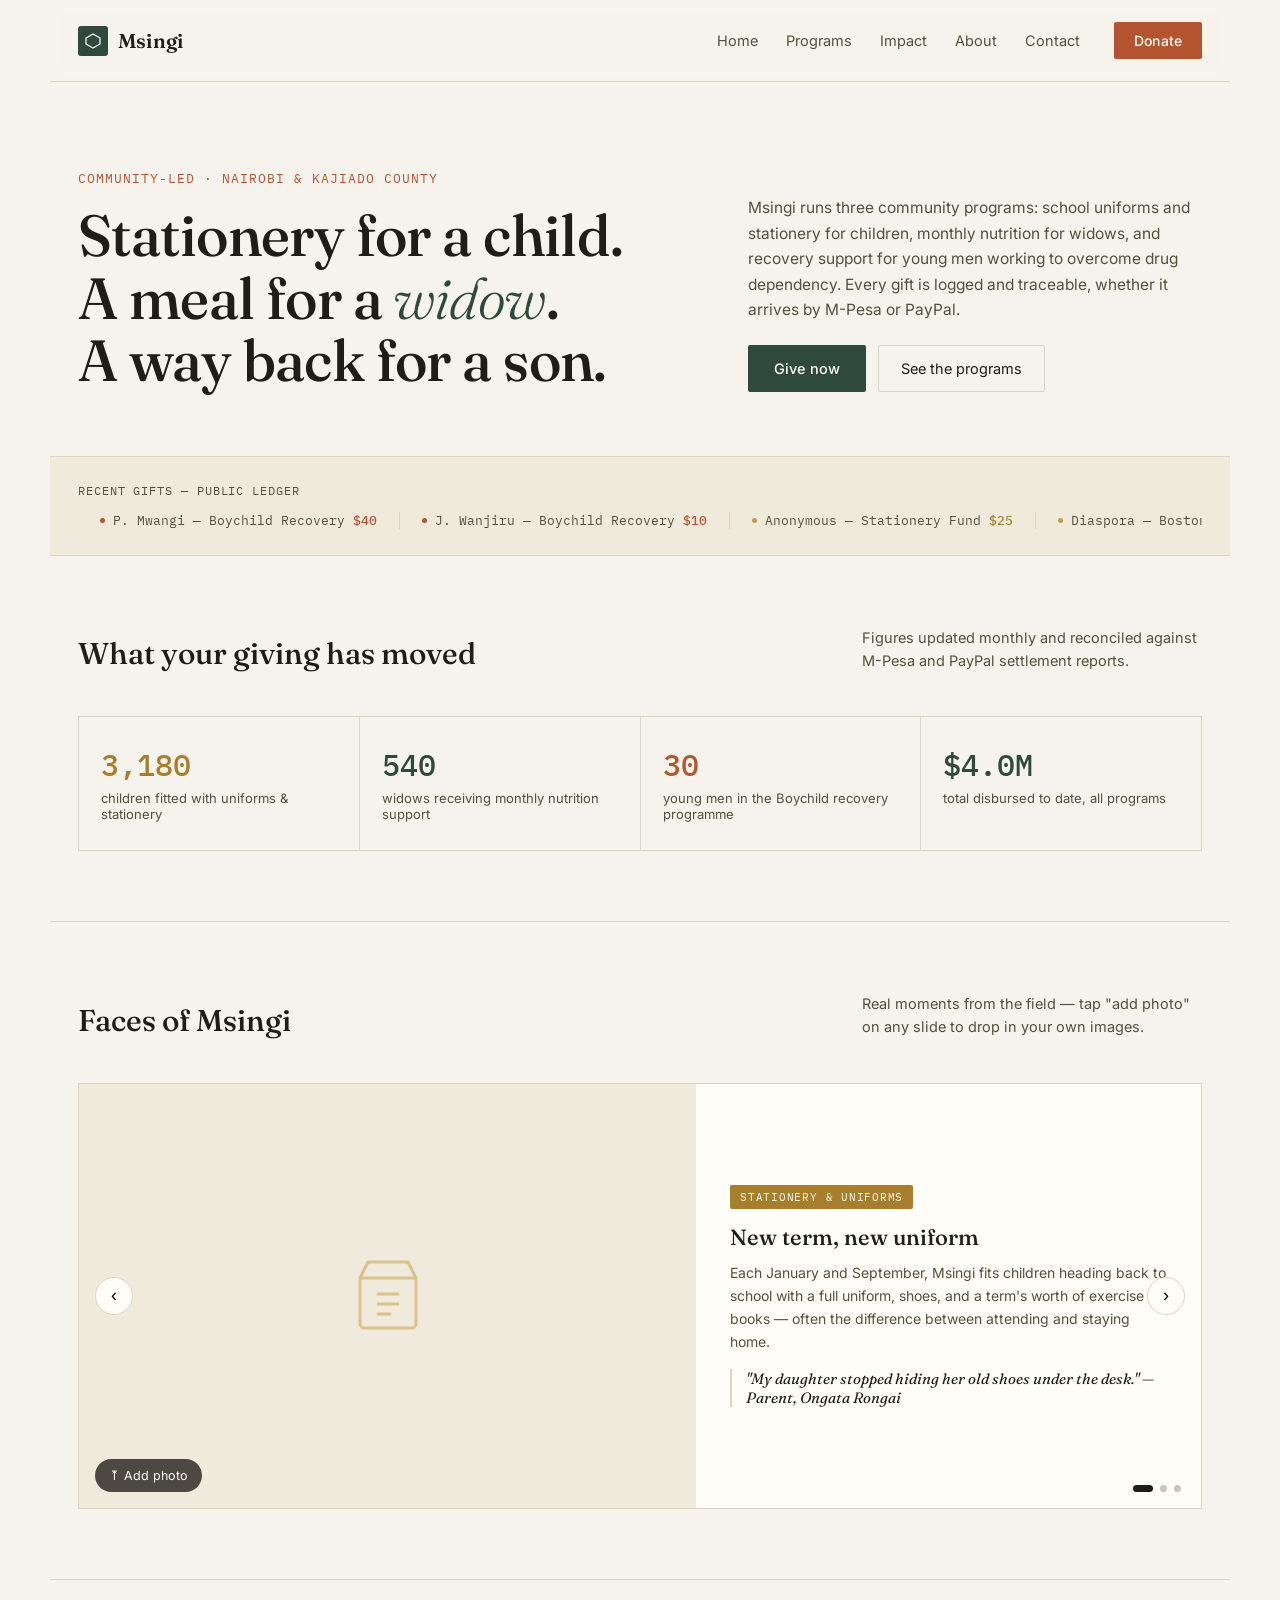
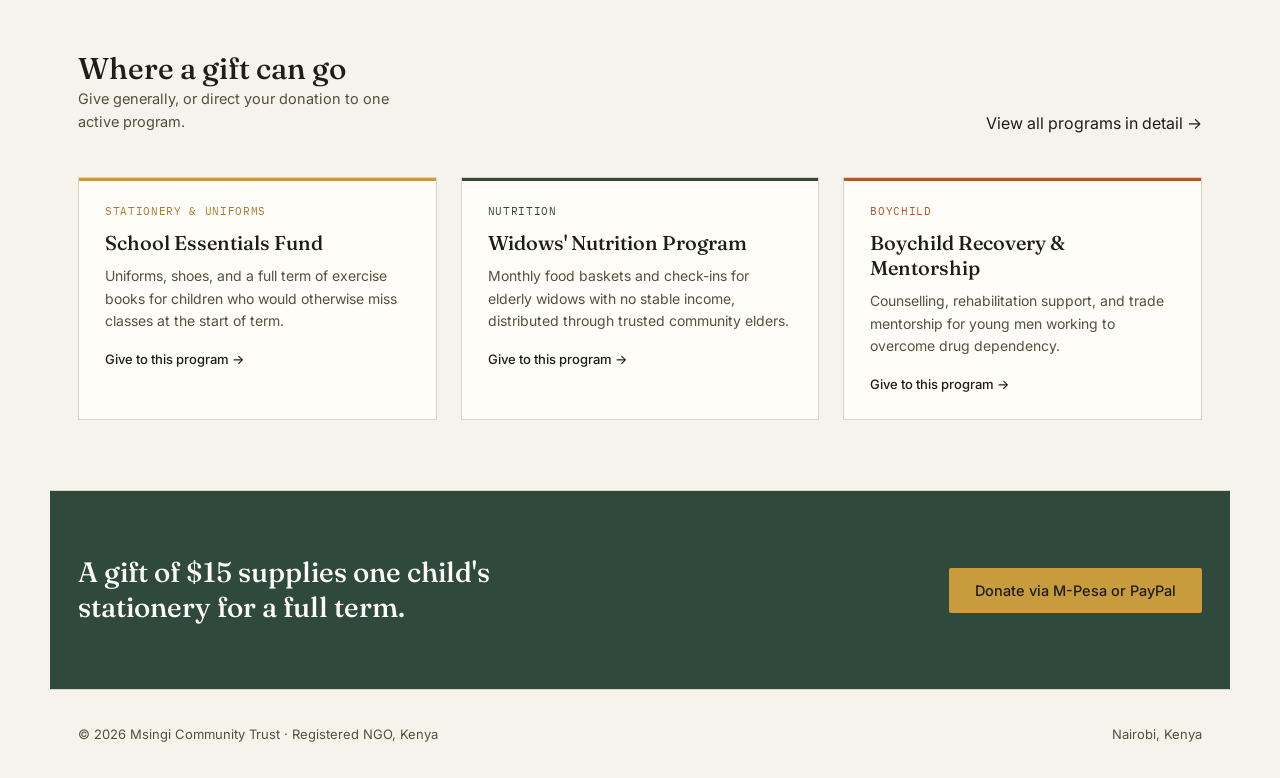
<file: index.html>
<!DOCTYPE html>
<html lang="en">
<head>
<meta charset="UTF-8">
<meta name="viewport" content="width=device-width, initial-scale=1.0">
<title>Home — Msingi Community Trust</title>
<link rel="preconnect" href="https://fonts.googleapis.com">
<link href="https://fonts.googleapis.com/css2?family=Fraunces:opsz,wght@9..144,300;9..144,450;9..144,600;9..144,700&family=Inter:wght@400;500;600&family=IBM+Plex+Mono:wght@400;500&display=swap" rel="stylesheet">
<link rel="stylesheet" href="assets/styles.css">
</head>
<body>
<div id="app">

  <header>
    <div class="logo" onclick="goHome()">
      <div class="logo-mark">
        <svg viewBox="0 0 16 16" fill="none"><path d="M8 1L1 5v6l7 4 7-4V5L8 1z" stroke="#F6F3EC" stroke-width="1.3" stroke-linejoin="round"/></svg>
      </div>
      <div class="logo-word">Msingi</div>
    </div>
    <nav>
      <div class="navlinks">
        <span onclick="goHome()">Home</span>
        <span onclick="showPage('page-programs')">Programs</span>
        <span onclick="showPage('page-impact')">Impact</span>
        <span onclick="showPage('page-about')">About</span>
        <span onclick="showPage('page-contact')">Contact</span>
      </div>
      <button class="btn-donate-nav" onclick="goDonate()">Donate</button>
      <button class="hamburger" id="hamburgerBtn" onclick="toggleMobileNav()" aria-label="Menu">
        <span></span><span></span><span></span>
      </button>
    </nav>
  </header>

  <div class="mobile-nav" id="mobileNav">
    <span onclick="mobileGo('goHome')">Home</span>
    <span onclick="mobileGo('page-programs')">Programs</span>
    <span onclick="mobileGo('page-impact')">Impact</span>
    <span onclick="mobileGo('page-about')">About</span>
    <span onclick="mobileGo('page-contact')">Contact</span>
    <span class="mn-donate" onclick="mobileGo('goDonate')">Donate now</span>
  </div>

  <div class="page active" id="page-home">

    <section class="hero">
      <div>
        <span class="eyebrow">Community-led · Nairobi &amp; Kajiado County</span>
        <h1>Stationery for a child.<br>A meal for a <em>widow</em>.<br>A way back for a son.</h1>
      </div>
      <div class="hero-side">
        <p>Msingi runs three community programs: school uniforms and stationery for children, monthly nutrition for widows, and recovery support for young men working to overcome drug dependency. Every gift is logged and traceable, whether it arrives by M-Pesa or PayPal.</p>
        <div class="hero-cta">
          <button class="btn-primary" onclick="goDonate()">Give now</button>
          <button class="btn-ghost" onclick="showPage('page-programs')">See the programs</button>
        </div>
      </div>
    </section>

    <div class="ledger">
      <div class="ledger-inner">
        <div class="ledger-label">Recent gifts — public ledger</div>
        <div class="ledger-track" id="ledger-track"></div>
      </div>
    </div>

    <section class="section reveal stagger" id="stats-section">
      <div class="section-head">
        <h2>What your giving has moved</h2>
        <p>Figures updated monthly and reconciled against M-Pesa and PayPal settlement reports.</p>
      </div>
      <div class="stats">
        <div class="stat tag-stationery">
          <div class="n" data-count="3180" data-suffix="">0</div>
          <div class="l">children fitted with uniforms &amp; stationery</div>
        </div>
        <div class="stat">
          <div class="n" data-count="540" data-suffix="">0</div>
          <div class="l">widows receiving monthly nutrition support</div>
        </div>
        <div class="stat tag-boychild">
          <div class="n" data-count="30" data-suffix="">0</div>
          <div class="l">young men in the Boychild recovery programme</div>
        </div>
        <div class="stat">
          <div class="n" data-count="4" data-decimals="1" data-prefix="$" data-suffix="M">$0M</div>
          <div class="l">total disbursed to date, all programs</div>
        </div>
      </div>
    </section>

    <!-- ============ IMAGE SLIDER / GALLERY ============ -->
    <section class="section reveal" id="gallery-section">
      <div class="section-head">
        <h2>Faces of Msingi</h2>
        <p>Real moments from the field — tap "add photo" on any slide to drop in your own images.</p>
      </div>
      <div class="slider" id="slider">
        <div class="slider-track" id="sliderTrack">

          <div class="slide">
            <div class="slide-media" id="media-0">
              <div class="placeholder-art" id="art-0">
                <svg viewBox="0 0 96 96" fill="none"><path d="M20 30h56v46a4 4 0 01-4 4H24a4 4 0 01-4-4V30z" stroke="#C89B3C" stroke-width="3"/><path d="M20 30l8-16h40l8 16" stroke="#C89B3C" stroke-width="3" stroke-linejoin="round"/><path d="M38 46h20M38 56h20M38 66h12" stroke="#C89B3C" stroke-width="3" stroke-linecap="round"/></svg>
              </div>
              <label class="upload-btn" for="file-0">⤒ Add photo</label>
              <input type="file" id="file-0" class="file-input" accept="image/*" onchange="handleUpload(0,this)">
            </div>
            <div class="slide-info">
              <span class="tag stationery">Stationery &amp; Uniforms</span>
              <h3>New term, new uniform</h3>
              <p>Each January and September, Msingi fits children heading back to school with a full uniform, shoes, and a term's worth of exercise books — often the difference between attending and staying home.</p>
              <div class="quote">"My daughter stopped hiding her old shoes under the desk." — Parent, Ongata Rongai</div>
            </div>
          </div>

          <div class="slide">
            <div class="slide-media" id="media-1">
              <div class="placeholder-art" id="art-1">
                <svg viewBox="0 0 96 96" fill="none"><path d="M48 20c-14 0-24 12-24 26 0 16 24 32 24 32s24-16 24-32c0-14-10-26-24-26z" stroke="#2F4A3C" stroke-width="3" stroke-linejoin="round"/><path d="M38 48h20M48 38v20" stroke="#2F4A3C" stroke-width="3" stroke-linecap="round"/></svg>
              </div>
              <label class="upload-btn" for="file-1">⤒ Add photo</label>
              <input type="file" id="file-1" class="file-input" accept="image/*" onchange="handleUpload(1,this)">
            </div>
            <div class="slide-info">
              <span class="tag nutrition">Widows' Nutrition</span>
              <h3>A monthly basket, not a one-off</h3>
              <p>540 widows across Kajiado receive a monthly food basket of maize, beans, cooking oil, and vegetables, distributed through a rotating network of community elders who know each household by name.</p>
              <div class="quote">"I no longer choose between medicine and dinner." — Programme recipient, age 68</div>
            </div>
          </div>

          <div class="slide">
            <div class="slide-media" id="media-2">
              <div class="placeholder-art" id="art-2">
                <svg viewBox="0 0 96 96" fill="none"><circle cx="48" cy="48" r="28" stroke="#B4552F" stroke-width="3"/><path d="M36 50l8 8 16-18" stroke="#B4552F" stroke-width="3" stroke-linecap="round" stroke-linejoin="round"/></svg>
              </div>
              <label class="upload-btn" for="file-2">⤒ Add photo</label>
              <input type="file" id="file-2" class="file-input" accept="image/*" onchange="handleUpload(2,this)">
            </div>
            <div class="slide-info">
              <span class="tag boychild">Boychild Recovery</span>
              <h3>Counselling, then a trade</h3>
              <p>The Boychild programme pairs young men recovering from drug dependency with a counsellor and, once stabilised, a mentor in a trade — welding, boda repair, or carpentry — so recovery leads somewhere.</p>
              <div class="quote">"They didn't just get me clean, they got me a chair at the workshop." — Programme graduate, 22</div>
            </div>
          </div>

        </div>
        <button class="slider-arrow prev" onclick="slideMove(-1)">‹</button>
        <button class="slider-arrow next" onclick="slideMove(1)">›</button>
        <div class="slider-dots" id="sliderDots"></div>
      </div>
    </section>

    <section class="section reveal stagger" id="programs-section">
      <div class="section-head">
        <div>
          <h2>Where a gift can go</h2>
          <p>Give generally, or direct your donation to one active program.</p>
        </div>
        <div class="plink" style="white-space:nowrap;" onclick="showPage('page-programs')">View all programs in detail →</div>
      </div>
      <div class="programs">
        <div class="program p-stationery">
          <div class="tag">Stationery &amp; Uniforms</div>
          <h3>School Essentials Fund</h3>
          <p>Uniforms, shoes, and a full term of exercise books for children who would otherwise miss classes at the start of term.</p>
          <div class="plink" onclick="goDonateWithProgram('stationery')">Give to this program →</div>
        </div>
        <div class="program p-nutrition">
          <div class="tag">Nutrition</div>
          <h3>Widows' Nutrition Program</h3>
          <p>Monthly food baskets and check-ins for elderly widows with no stable income, distributed through trusted community elders.</p>
          <div class="plink" onclick="goDonateWithProgram('nutrition')">Give to this program →</div>
        </div>
        <div class="program p-boychild">
          <div class="tag">Boychild</div>
          <h3>Boychild Recovery &amp; Mentorship</h3>
          <p>Counselling, rehabilitation support, and trade mentorship for young men working to overcome drug dependency.</p>
          <div class="plink" onclick="goDonateWithProgram('boychild')">Give to this program →</div>
        </div>
      </div>
    </section>

    <div class="cta-band reveal">
      <h2>A gift of $15 supplies one child's stationery for a full term.</h2>
      <button class="btn-primary" onclick="goDonate()">Donate via M-Pesa or PayPal</button>
    </div>

    <footer>
      <div>© 2026 Msingi Community Trust · Registered NGO, Kenya</div>
      <div>Nairobi, Kenya</div>
    </footer>
  </div>

</div>

<script src="assets/script.js"></script>
</body>
</html>
</file>
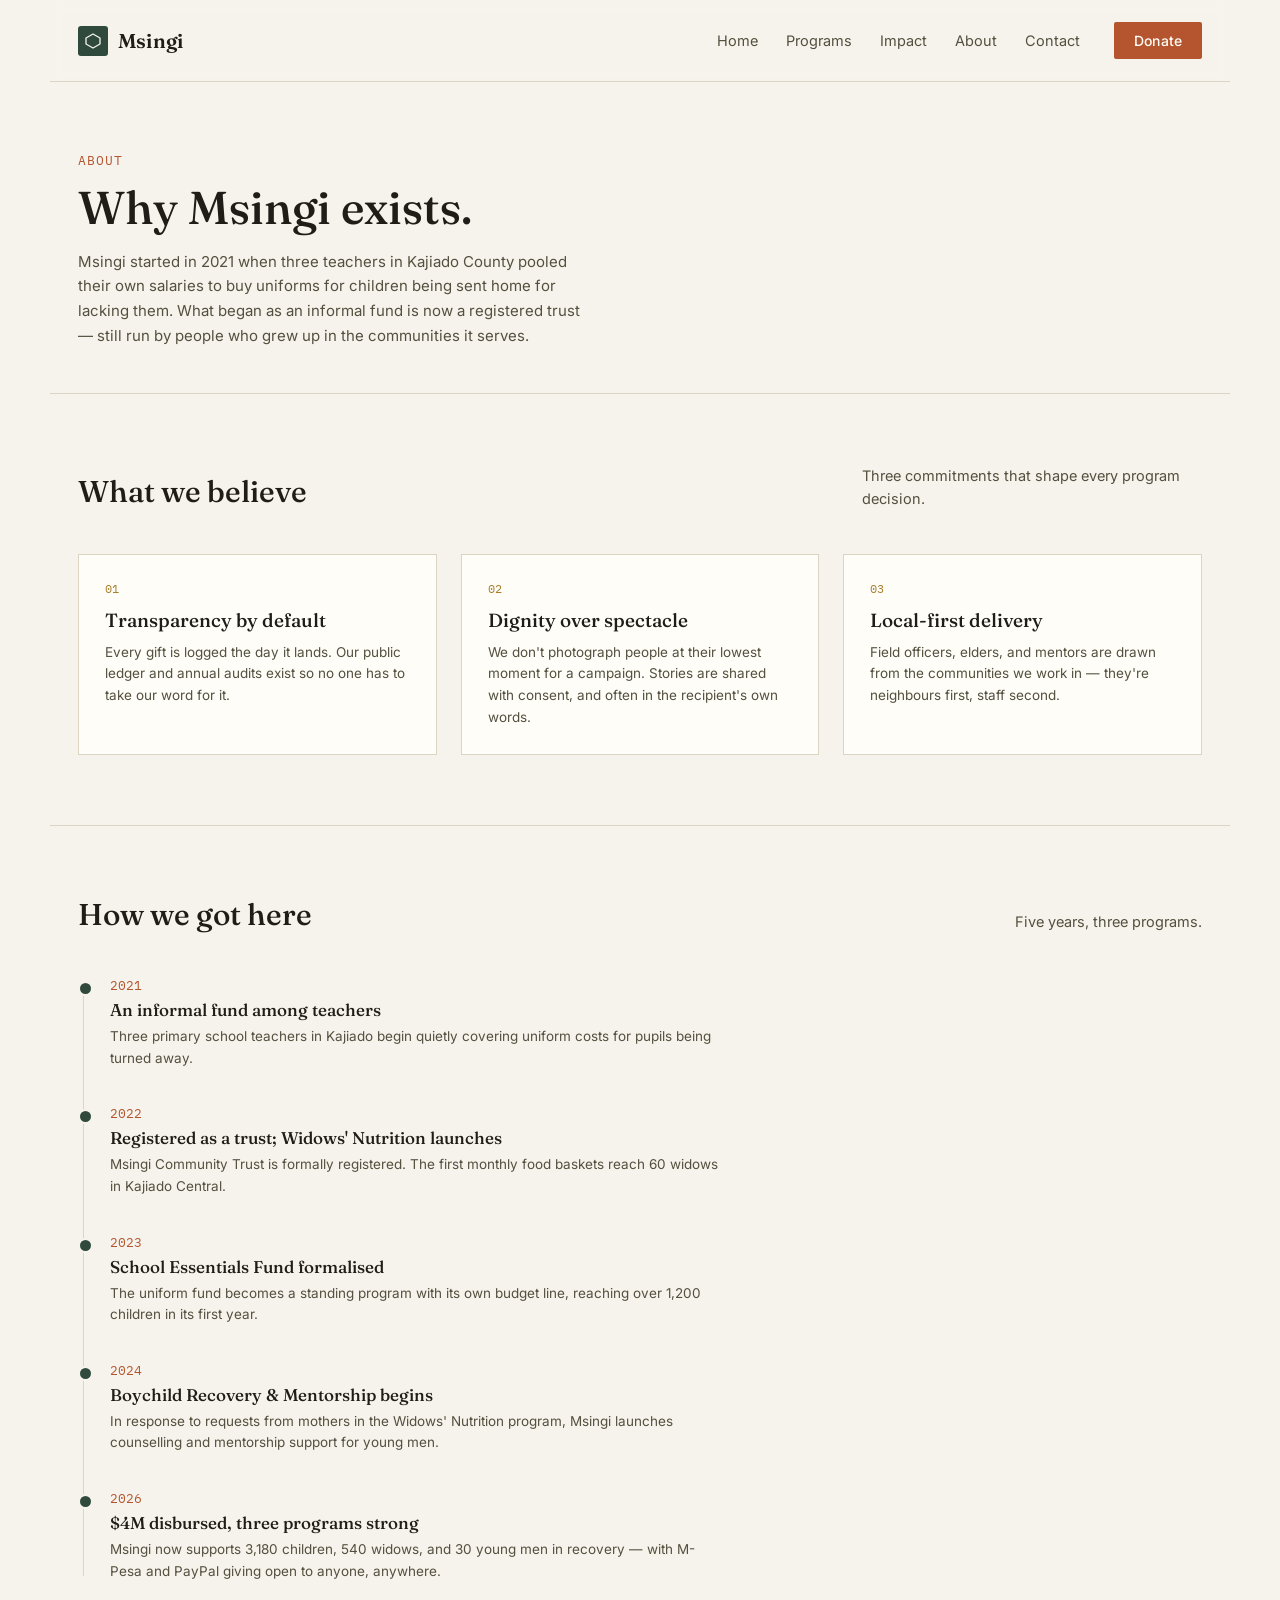
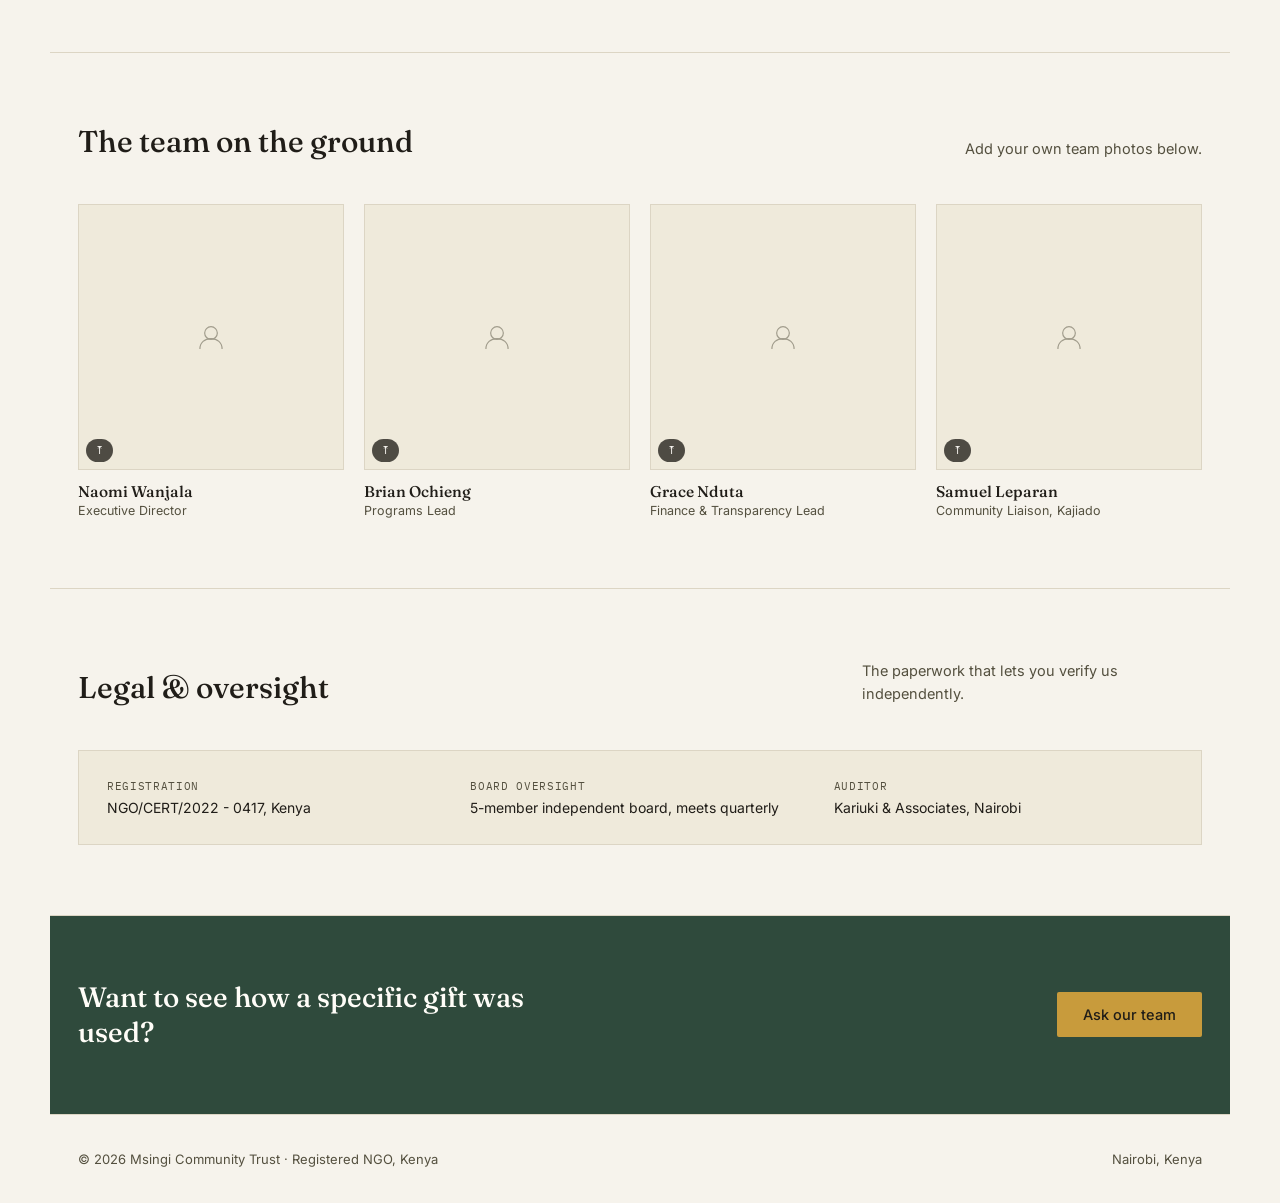
<file: about.html>
<!DOCTYPE html>
<html lang="en">
<head>
<meta charset="UTF-8">
<meta name="viewport" content="width=device-width, initial-scale=1.0">
<title>About — Msingi Community Trust</title>
<link rel="preconnect" href="https://fonts.googleapis.com">
<link href="https://fonts.googleapis.com/css2?family=Fraunces:opsz,wght@9..144,300;9..144,450;9..144,600;9..144,700&family=Inter:wght@400;500;600&family=IBM+Plex+Mono:wght@400;500&display=swap" rel="stylesheet">
<link rel="stylesheet" href="assets/styles.css">
</head>
<body>
<div id="app">

  <header>
    <div class="logo" onclick="goHome()">
      <div class="logo-mark">
        <svg viewBox="0 0 16 16" fill="none"><path d="M8 1L1 5v6l7 4 7-4V5L8 1z" stroke="#F6F3EC" stroke-width="1.3" stroke-linejoin="round"/></svg>
      </div>
      <div class="logo-word">Msingi</div>
    </div>
    <nav>
      <div class="navlinks">
        <span onclick="goHome()">Home</span>
        <span onclick="showPage('page-programs')">Programs</span>
        <span onclick="showPage('page-impact')">Impact</span>
        <span onclick="showPage('page-about')">About</span>
        <span onclick="showPage('page-contact')">Contact</span>
      </div>
      <button class="btn-donate-nav" onclick="goDonate()">Donate</button>
      <button class="hamburger" id="hamburgerBtn" onclick="toggleMobileNav()" aria-label="Menu">
        <span></span><span></span><span></span>
      </button>
    </nav>
  </header>

  <div class="mobile-nav" id="mobileNav">
    <span onclick="mobileGo('goHome')">Home</span>
    <span onclick="mobileGo('page-programs')">Programs</span>
    <span onclick="mobileGo('page-impact')">Impact</span>
    <span onclick="mobileGo('page-about')">About</span>
    <span onclick="mobileGo('page-contact')">Contact</span>
    <span class="mn-donate" onclick="mobileGo('goDonate')">Donate now</span>
  </div>

  <div class="page" id="page-about">

    <section class="subhero">
      <span class="eyebrow">About</span>
      <h1>Why Msingi exists.</h1>
      <p>Msingi started in 2021 when three teachers in Kajiado County pooled their own salaries to buy uniforms for children being sent home for lacking them. What began as an informal fund is now a registered trust — still run by people who grew up in the communities it serves.</p>
    </section>

    <section class="section reveal stagger">
      <div class="section-head">
        <h2>What we believe</h2>
        <p>Three commitments that shape every program decision.</p>
      </div>
      <div class="value-grid">
        <div class="value-card">
          <div class="v-num">01</div>
          <h3>Transparency by default</h3>
          <p>Every gift is logged the day it lands. Our public ledger and annual audits exist so no one has to take our word for it.</p>
        </div>
        <div class="value-card">
          <div class="v-num">02</div>
          <h3>Dignity over spectacle</h3>
          <p>We don't photograph people at their lowest moment for a campaign. Stories are shared with consent, and often in the recipient's own words.</p>
        </div>
        <div class="value-card">
          <div class="v-num">03</div>
          <h3>Local-first delivery</h3>
          <p>Field officers, elders, and mentors are drawn from the communities we work in — they're neighbours first, staff second.</p>
        </div>
      </div>
    </section>

    <section class="section reveal">
      <div class="section-head">
        <h2>How we got here</h2>
        <p>Five years, three programs.</p>
      </div>
      <div class="timeline">
        <div class="t-item">
          <div class="t-year">2021</div>
          <h4>An informal fund among teachers</h4>
          <p>Three primary school teachers in Kajiado begin quietly covering uniform costs for pupils being turned away.</p>
        </div>
        <div class="t-item">
          <div class="t-year">2022</div>
          <h4>Registered as a trust; Widows' Nutrition launches</h4>
          <p>Msingi Community Trust is formally registered. The first monthly food baskets reach 60 widows in Kajiado Central.</p>
        </div>
        <div class="t-item">
          <div class="t-year">2023</div>
          <h4>School Essentials Fund formalised</h4>
          <p>The uniform fund becomes a standing program with its own budget line, reaching over 1,200 children in its first year.</p>
        </div>
        <div class="t-item">
          <div class="t-year">2024</div>
          <h4>Boychild Recovery &amp; Mentorship begins</h4>
          <p>In response to requests from mothers in the Widows' Nutrition program, Msingi launches counselling and mentorship support for young men.</p>
        </div>
        <div class="t-item">
          <div class="t-year">2026</div>
          <h4>$4M disbursed, three programs strong</h4>
          <p>Msingi now supports 3,180 children, 540 widows, and 30 young men in recovery — with M-Pesa and PayPal giving open to anyone, anywhere.</p>
        </div>
      </div>
    </section>

    <section class="section reveal stagger">
      <div class="section-head">
        <h2>The team on the ground</h2>
        <p>Add your own team photos below.</p>
      </div>
      <div class="team-grid">
        <div class="team-card">
          <div class="team-photo" id="tmedia-0"><div class="placeholder-art" id="tart-0"><svg viewBox="0 0 96 96" fill="none"><circle cx="48" cy="38" r="16" stroke="#54503f" stroke-width="3"/><path d="M20 78c0-16 12-26 28-26s28 10 28 26" stroke="#54503f" stroke-width="3"/></svg></div><label class="upload-btn" for="tfile-0">⤒</label><input type="file" id="tfile-0" class="file-input" accept="image/*" onchange="handleGridUpload('tmedia-0','tart-0',this)"></div>
          <div class="team-name">Naomi Wanjala</div>
          <div class="team-role">Executive Director</div>
        </div>
        <div class="team-card">
          <div class="team-photo" id="tmedia-1"><div class="placeholder-art" id="tart-1"><svg viewBox="0 0 96 96" fill="none"><circle cx="48" cy="38" r="16" stroke="#54503f" stroke-width="3"/><path d="M20 78c0-16 12-26 28-26s28 10 28 26" stroke="#54503f" stroke-width="3"/></svg></div><label class="upload-btn" for="tfile-1">⤒</label><input type="file" id="tfile-1" class="file-input" accept="image/*" onchange="handleGridUpload('tmedia-1','tart-1',this)"></div>
          <div class="team-name">Brian Ochieng</div>
          <div class="team-role">Programs Lead</div>
        </div>
        <div class="team-card">
          <div class="team-photo" id="tmedia-2"><div class="placeholder-art" id="tart-2"><svg viewBox="0 0 96 96" fill="none"><circle cx="48" cy="38" r="16" stroke="#54503f" stroke-width="3"/><path d="M20 78c0-16 12-26 28-26s28 10 28 26" stroke="#54503f" stroke-width="3"/></svg></div><label class="upload-btn" for="tfile-2">⤒</label><input type="file" id="tfile-2" class="file-input" accept="image/*" onchange="handleGridUpload('tmedia-2','tart-2',this)"></div>
          <div class="team-name">Grace Nduta</div>
          <div class="team-role">Finance &amp; Transparency Lead</div>
        </div>
        <div class="team-card">
          <div class="team-photo" id="tmedia-3"><div class="placeholder-art" id="tart-3"><svg viewBox="0 0 96 96" fill="none"><circle cx="48" cy="38" r="16" stroke="#54503f" stroke-width="3"/><path d="M20 78c0-16 12-26 28-26s28 10 28 26" stroke="#54503f" stroke-width="3"/></svg></div><label class="upload-btn" for="tfile-3">⤒</label><input type="file" id="tfile-3" class="file-input" accept="image/*" onchange="handleGridUpload('tmedia-3','tart-3',this)"></div>
          <div class="team-name">Samuel Leparan</div>
          <div class="team-role">Community Liaison, Kajiado</div>
        </div>
      </div>
    </section>

    <section class="section reveal">
      <div class="section-head">
        <h2>Legal &amp; oversight</h2>
        <p>The paperwork that lets you verify us independently.</p>
      </div>
      <div class="legal-block">
        <div><div class="lg-label">Registration</div><div class="lg-val">NGO/CERT/2022 - 0417, Kenya</div></div>
        <div><div class="lg-label">Board oversight</div><div class="lg-val">5-member independent board, meets quarterly</div></div>
        <div><div class="lg-label">Auditor</div><div class="lg-val">Kariuki &amp; Associates, Nairobi</div></div>
      </div>
    </section>

    <div class="cta-band reveal">
      <h2>Want to see how a specific gift was used?</h2>
      <button class="btn-primary" onclick="showPage('page-contact')">Ask our team</button>
    </div>

    <footer>
      <div>© 2026 Msingi Community Trust · Registered NGO, Kenya</div>
      <div>Nairobi, Kenya</div>
    </footer>
  </div>

</div>

<script src="assets/script.js"></script>
</body>
</html>
</file>
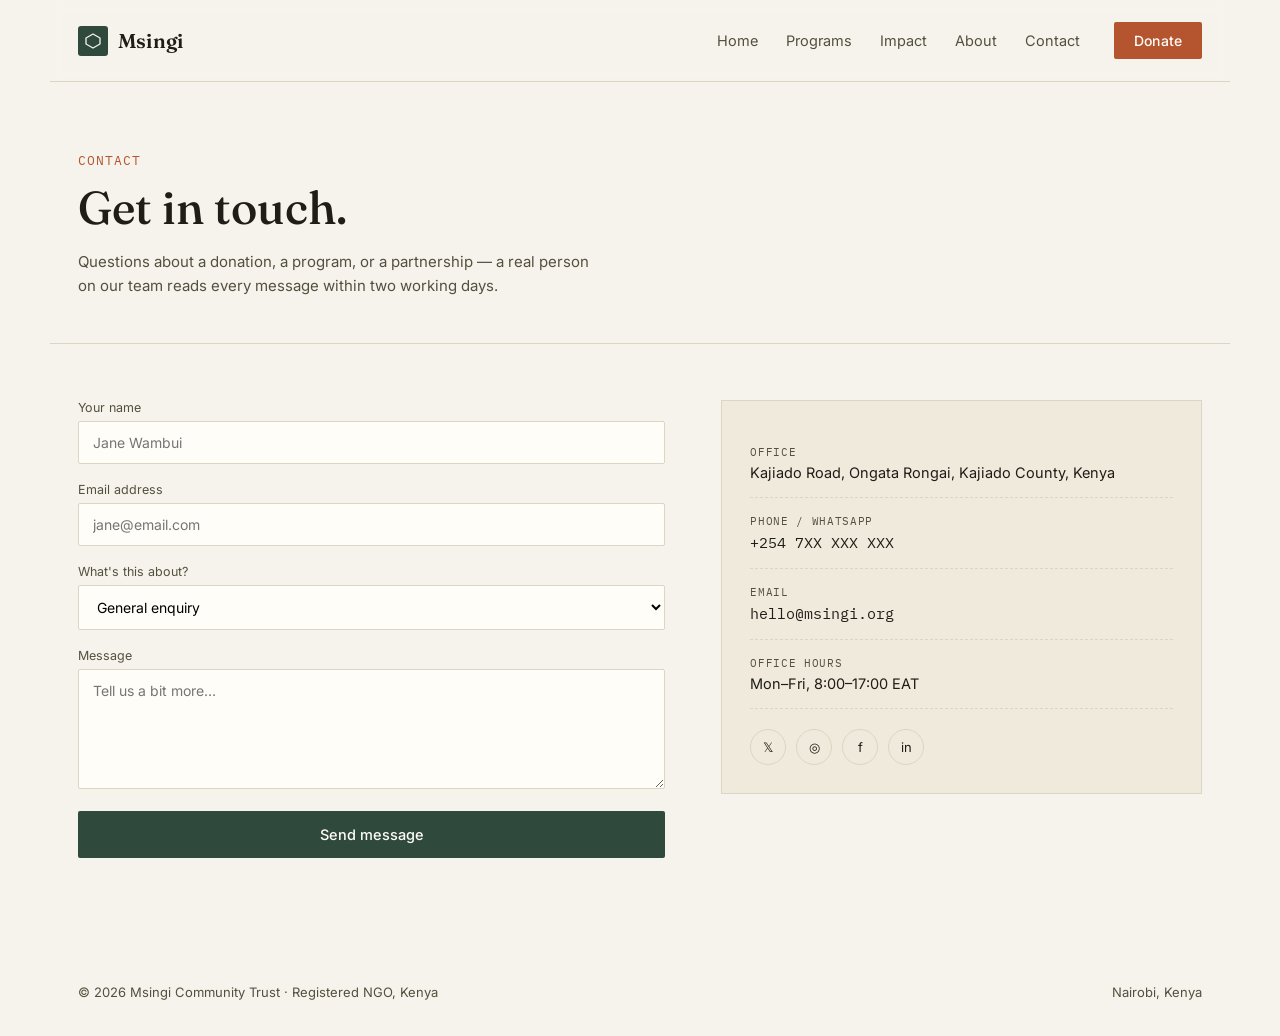
<file: contact.html>
<!DOCTYPE html>
<html lang="en">
<head>
<meta charset="UTF-8">
<meta name="viewport" content="width=device-width, initial-scale=1.0">
<title>Contact — Msingi Community Trust</title>
<link rel="preconnect" href="https://fonts.googleapis.com">
<link href="https://fonts.googleapis.com/css2?family=Fraunces:opsz,wght@9..144,300;9..144,450;9..144,600;9..144,700&family=Inter:wght@400;500;600&family=IBM+Plex+Mono:wght@400;500&display=swap" rel="stylesheet">
<link rel="stylesheet" href="assets/styles.css">
</head>
<body>
<div id="app">

  <header>
    <div class="logo" onclick="goHome()">
      <div class="logo-mark">
        <svg viewBox="0 0 16 16" fill="none"><path d="M8 1L1 5v6l7 4 7-4V5L8 1z" stroke="#F6F3EC" stroke-width="1.3" stroke-linejoin="round"/></svg>
      </div>
      <div class="logo-word">Msingi</div>
    </div>
    <nav>
      <div class="navlinks">
        <span onclick="goHome()">Home</span>
        <span onclick="showPage('page-programs')">Programs</span>
        <span onclick="showPage('page-impact')">Impact</span>
        <span onclick="showPage('page-about')">About</span>
        <span onclick="showPage('page-contact')">Contact</span>
      </div>
      <button class="btn-donate-nav" onclick="goDonate()">Donate</button>
      <button class="hamburger" id="hamburgerBtn" onclick="toggleMobileNav()" aria-label="Menu">
        <span></span><span></span><span></span>
      </button>
    </nav>
  </header>

  <div class="mobile-nav" id="mobileNav">
    <span onclick="mobileGo('goHome')">Home</span>
    <span onclick="mobileGo('page-programs')">Programs</span>
    <span onclick="mobileGo('page-impact')">Impact</span>
    <span onclick="mobileGo('page-about')">About</span>
    <span onclick="mobileGo('page-contact')">Contact</span>
    <span class="mn-donate" onclick="mobileGo('goDonate')">Donate now</span>
  </div>

  <div class="page" id="page-contact">

    <section class="subhero">
      <span class="eyebrow">Contact</span>
      <h1>Get in touch.</h1>
      <p>Questions about a donation, a program, or a partnership — a real person on our team reads every message within two working days.</p>
    </section>

    <div class="contact-grid">
      <div>
        <div id="contactForm">
          <div class="form-field">
            <label>Your name</label>
            <input type="text" id="cName" placeholder="Jane Wambui">
          </div>
          <div class="form-field">
            <label>Email address</label>
            <input type="email" id="cEmail" placeholder="jane@email.com">
          </div>
          <div class="form-field">
            <label>What's this about?</label>
            <select id="cSubject">
              <option>General enquiry</option>
              <option>Donation support — M-Pesa or PayPal</option>
              <option>Partnership or corporate giving</option>
              <option>Volunteering</option>
              <option>Press &amp; media</option>
            </select>
          </div>
          <div class="form-field">
            <label>Message</label>
            <textarea id="cMessage" placeholder="Tell us a bit more…"></textarea>
          </div>
          <button class="btn-primary" style="width:100%; padding:15px;" onclick="submitContact()">Send message</button>
        </div>
        <div class="contact-success" id="contactSuccess">
          <div class="checkmark">✓</div>
          <div class="stk-title">Message sent</div>
          <div class="stk-sub">Thanks, <span id="ccName">there</span> — we'll reply to <span id="ccEmail" class="mono"></span> within two working days.</div>
          <button class="btn-ghost" style="margin-top:18px;" onclick="resetContact()">Send another message</button>
        </div>
      </div>

      <div class="contact-info-card">
        <div class="info-row">
          <div class="i-label">Office</div>
          <div class="i-val">Kajiado Road, Ongata Rongai, Kajiado County, Kenya</div>
        </div>
        <div class="info-row">
          <div class="i-label">Phone / WhatsApp</div>
          <div class="i-val mono">+254 7XX XXX XXX</div>
        </div>
        <div class="info-row">
          <div class="i-label">Email</div>
          <div class="i-val mono">hello@msingi.org</div>
        </div>
        <div class="info-row">
          <div class="i-label">Office hours</div>
          <div class="i-val">Mon–Fri, 8:00–17:00 EAT</div>
        </div>
        <div class="social-row">
          <a href="#" title="X / Twitter">𝕏</a>
          <a href="#" title="Instagram">◎</a>
          <a href="#" title="Facebook">f</a>
          <a href="#" title="LinkedIn">in</a>
        </div>
      </div>
    </div>

    <footer>
      <div>© 2026 Msingi Community Trust · Registered NGO, Kenya</div>
      <div>Nairobi, Kenya</div>
    </footer>
  </div>

</div>

<script src="assets/script.js"></script>
</body>
</html>
</file>
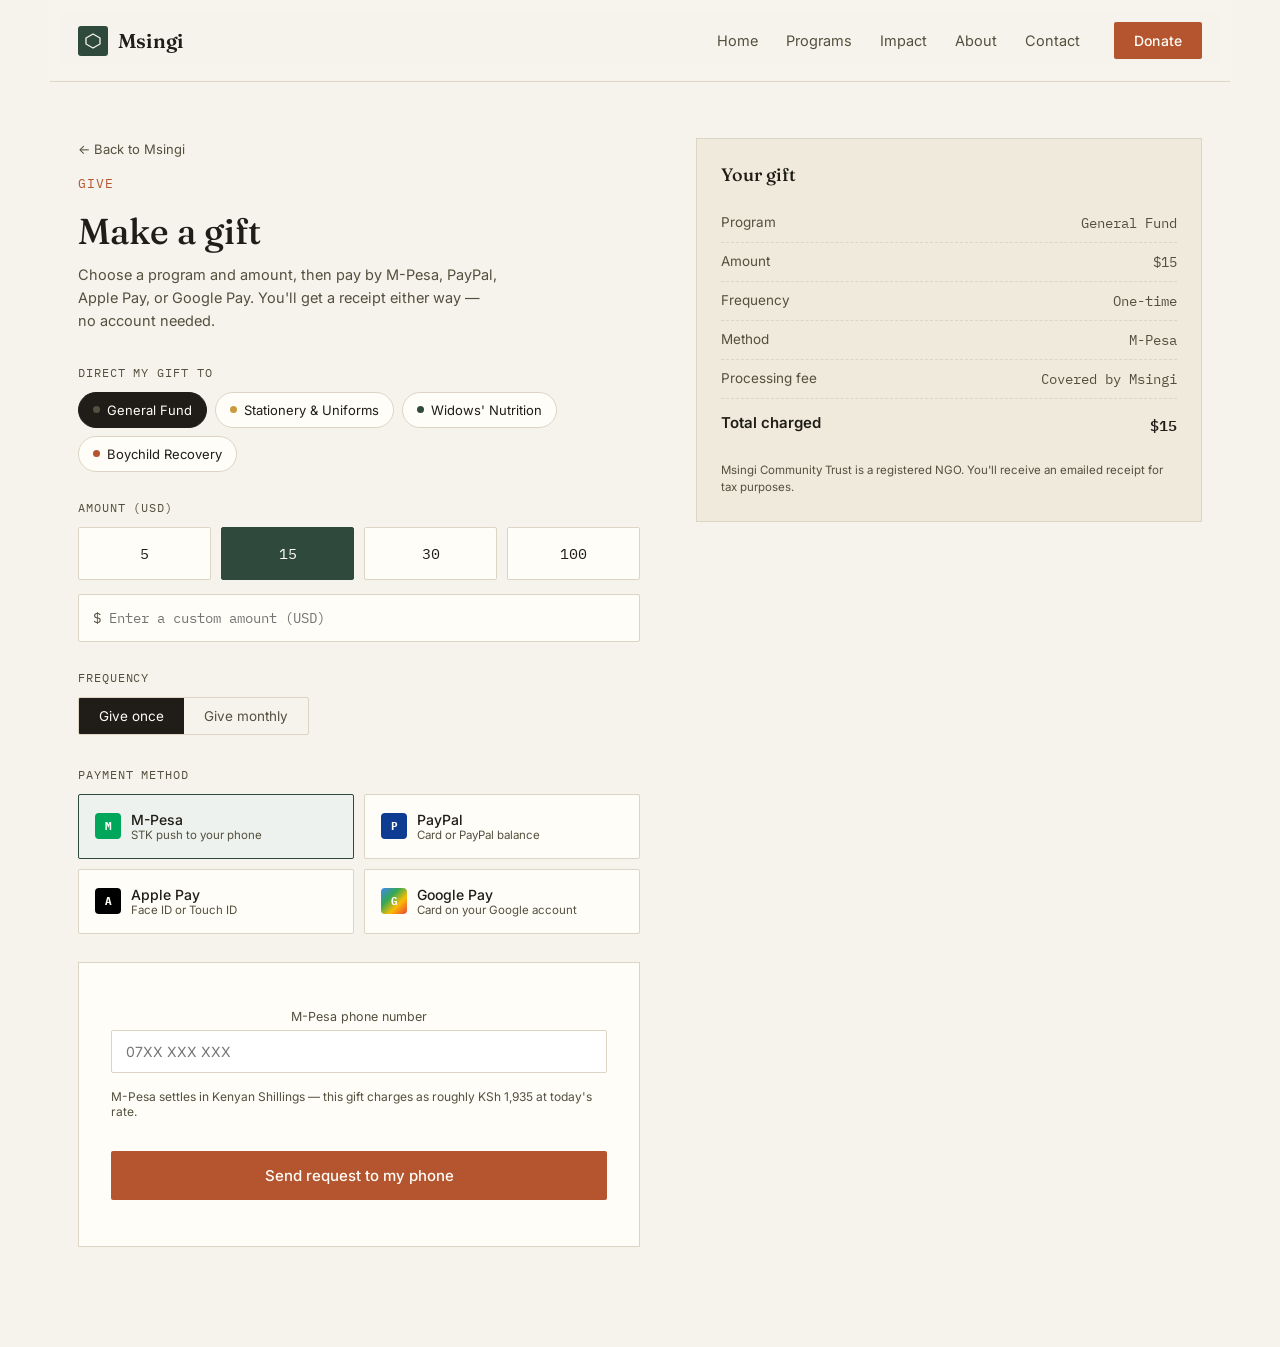
<file: donate.html>
<!DOCTYPE html>
<html lang="en">
<head>
<meta charset="UTF-8">
<meta name="viewport" content="width=device-width, initial-scale=1.0">
<title>Donate — Msingi Community Trust</title>
<link rel="preconnect" href="https://fonts.googleapis.com">
<link href="https://fonts.googleapis.com/css2?family=Fraunces:opsz,wght@9..144,300;9..144,450;9..144,600;9..144,700&family=Inter:wght@400;500;600&family=IBM+Plex+Mono:wght@400;500&display=swap" rel="stylesheet">
<link rel="stylesheet" href="assets/styles.css">
</head>
<body>
<div id="app">

  <header>
    <div class="logo" onclick="goHome()">
      <div class="logo-mark">
        <svg viewBox="0 0 16 16" fill="none"><path d="M8 1L1 5v6l7 4 7-4V5L8 1z" stroke="#F6F3EC" stroke-width="1.3" stroke-linejoin="round"/></svg>
      </div>
      <div class="logo-word">Msingi</div>
    </div>
    <nav>
      <div class="navlinks">
        <span onclick="goHome()">Home</span>
        <span onclick="showPage('page-programs')">Programs</span>
        <span onclick="showPage('page-impact')">Impact</span>
        <span onclick="showPage('page-about')">About</span>
        <span onclick="showPage('page-contact')">Contact</span>
      </div>
      <button class="btn-donate-nav" onclick="goDonate()">Donate</button>
      <button class="hamburger" id="hamburgerBtn" onclick="toggleMobileNav()" aria-label="Menu">
        <span></span><span></span><span></span>
      </button>
    </nav>
  </header>

  <div class="mobile-nav" id="mobileNav">
    <span onclick="mobileGo('goHome')">Home</span>
    <span onclick="mobileGo('page-programs')">Programs</span>
    <span onclick="mobileGo('page-impact')">Impact</span>
    <span onclick="mobileGo('page-about')">About</span>
    <span onclick="mobileGo('page-contact')">Contact</span>
    <span class="mn-donate" onclick="mobileGo('goDonate')">Donate now</span>
  </div>

  <div class="page" id="page-donate">
    <div class="donate-wrap">
      <div>
        <div class="back-link" onclick="goHome()">← Back to Msingi</div>
        <div class="donate-head">
          <span class="eyebrow">Give</span>
          <h1>Make a gift</h1>
          <p>Choose a program and amount, then pay by M-Pesa, PayPal, Apple Pay, or Google Pay. You'll get a receipt either way — no account needed.</p>
        </div>

        <div class="method-label">Direct my gift to</div>
        <div class="program-chips" id="programChips">
          <div class="chip selected" data-p="general"><span class="dot" style="background:var(--ink-soft)"></span>General Fund</div>
          <div class="chip" data-p="stationery"><span class="dot" style="background:var(--gold)"></span>Stationery &amp; Uniforms</div>
          <div class="chip" data-p="nutrition"><span class="dot" style="background:var(--green)"></span>Widows' Nutrition</div>
          <div class="chip" data-p="boychild"><span class="dot" style="background:var(--rust)"></span>Boychild Recovery</div>
        </div>

        <div class="method-label">Amount (USD)</div>
        <div class="amounts" id="amounts">
          <div class="amt-btn" data-amt="5">5</div>
          <div class="amt-btn selected" data-amt="15">15</div>
          <div class="amt-btn" data-amt="30">30</div>
          <div class="amt-btn" data-amt="100">100</div>
        </div>
        <div class="amt-custom">
          <span>$</span>
          <input type="number" id="customAmt" placeholder="Enter a custom amount (USD)">
        </div>

        <div class="method-label">Frequency</div>
        <div class="freq-toggle" id="freq">
          <div class="selected" data-f="once">Give once</div>
          <div data-f="monthly">Give monthly</div>
        </div>

        <div class="method-label">Payment method</div>
        <div class="methods">
          <div class="method-btn mpesa selected" data-m="mpesa" onclick="selectMethod('mpesa')">
            <div class="icon">M</div>
            <div><div class="m-name">M-Pesa</div><div class="m-sub">STK push to your phone</div></div>
          </div>
          <div class="method-btn paypal" data-m="paypal" onclick="selectMethod('paypal')">
            <div class="icon">P</div>
            <div><div class="m-name">PayPal</div><div class="m-sub">Card or PayPal balance</div></div>
          </div>
          <div class="method-btn apple" data-m="apple" onclick="selectMethod('apple')">
            <div class="icon">A</div>
            <div><div class="m-name">Apple Pay</div><div class="m-sub">Face ID or Touch ID</div></div>
          </div>
          <div class="method-btn google" data-m="google" onclick="selectMethod('google')">
            <div class="icon">G</div>
            <div><div class="m-name">Google Pay</div><div class="m-sub">Card on your Google account</div></div>
          </div>
        </div>

        <div class="panel" id="panel">
          <div class="stk-state active" id="mpesa-entry">
            <div class="field">
              <label>M-Pesa phone number</label>
              <input type="tel" id="phoneInput" placeholder="07XX XXX XXX" maxlength="13">
            </div>
            <div class="paypal-note" id="mpesaConversionNote" style="text-align:left; margin:0 0 14px;">M-Pesa settles in Kenyan Shillings — you'll be charged the KSh equivalent of your gift at today's rate.</div>
            <button class="btn-give" id="mpesaGiveBtn" onclick="startSTK()">Send request to my phone</button>
          </div>

          <div class="stk-state" id="mpesa-waiting">
            <div class="phone-frame"><div class="pulse-ring"></div><div class="phone-icon">📱</div></div>
            <div class="stk-title">Check your phone</div>
            <div class="stk-sub">We sent an STK push to <span id="waitPhone" class="mono"></span></div>
            <div class="stk-sub">Enter your M-Pesa PIN to confirm</div>
            <div class="stk-pin" id="pinDots"><div></div><div></div><div></div><div></div></div>
          </div>

          <div class="stk-state" id="mpesa-done">
            <div class="receipt">
              <div class="r-title">✓ Confirmed</div>
              <div class="row"><span>Ref</span><span id="rcMpesaRef">QF7K2LX9P1</span></div>
              <div class="row"><span>Amount</span><span id="rcMpesaAmt">Ksh1,935.00 (≈$15.00)</span></div>
              <div class="row"><span>Program</span><span id="rcMpesaProgram">General Fund</span></div>
              <div class="row"><span>To</span><span>MSINGI TRUST</span></div>
              <hr>
              <div class="row"><span>New M-Pesa balance</span><span>Ksh8,214.50</span></div>
            </div>
            <div style="text-align:center; margin-top:18px;">
              <div style="font-size:13.5px; color:var(--ink-soft); margin-bottom:14px;">Asante sana — your gift is on its way.</div>
              <button class="btn-ghost" onclick="resetDonate()">Make another gift</button>
            </div>
          </div>

          <div class="stk-state" id="paypal-entry">
            <div style="padding:8px 0 18px; font-size:13.5px; color:var(--ink-soft);">You'll be securely redirected to PayPal to complete this gift, then returned here.</div>
            <button class="paypal-btn" onclick="startPaypal()">Pay<span style="color:#0070E0; margin-left:4px;">Pal</span></button>
            <div class="paypal-note">Powered by PayPal · Msingi never sees your card details</div>
          </div>

          <div class="stk-state" id="paypal-waiting">
            <div class="phone-frame" style="border-color:#0F3C93;"><div class="pulse-ring" style="border-color:#0F3C93;"></div><div class="phone-icon">🔒</div></div>
            <div class="stk-title">Confirming with PayPal…</div>
            <div class="stk-sub">Please don't close this window</div>
          </div>

          <div class="stk-state" id="paypal-done">
            <div class="success-wrap">
              <div class="checkmark">✓</div>
              <div class="stk-title">Payment received</div>
              <div class="stk-sub">A receipt was sent to your PayPal email</div>
              <button class="btn-ghost" style="margin-top:16px;" onclick="resetDonate()">Make another gift</button>
            </div>
          </div>

          <div class="stk-state" id="apple-entry">
            <div style="padding:8px 0 18px; font-size:13.5px; color:var(--ink-soft);">Confirm this gift with the card saved in your Apple Wallet.</div>
            <button class="apple-btn" onclick="startApple()">🍎 Pay</button>
            <div class="paypal-note">Apple Pay · Msingi never sees your card number</div>
          </div>

          <div class="stk-state" id="apple-waiting">
            <div class="phone-frame" style="border-color:#000;"><div class="pulse-ring" style="border-color:#000;"></div><div class="phone-icon">🆔</div></div>
            <div class="stk-title">Confirm with Face ID</div>
            <div class="stk-sub">Authenticating your device…</div>
          </div>

          <div class="stk-state" id="apple-done">
            <div class="success-wrap">
              <div class="checkmark">✓</div>
              <div class="stk-title">Payment authorized</div>
              <div class="stk-sub">A receipt was sent to your Apple ID email</div>
              <button class="btn-ghost" style="margin-top:16px;" onclick="resetDonate()">Make another gift</button>
            </div>
          </div>

          <div class="stk-state" id="google-entry">
            <div style="padding:8px 0 18px; font-size:13.5px; color:var(--ink-soft);">Confirm this gift with the card saved to your Google account.</div>
            <button class="google-btn" onclick="startGoogle()"><span class="g-logo">G</span>Pay</button>
            <div class="paypal-note">Google Pay · Msingi never sees your card number</div>
          </div>

          <div class="stk-state" id="google-waiting">
            <div class="phone-frame" style="border-color:#4285F4;"><div class="pulse-ring" style="border-color:#4285F4;"></div><div class="phone-icon">🔐</div></div>
            <div class="stk-title">Confirming with Google Pay…</div>
            <div class="stk-sub">Please don't close this window</div>
          </div>

          <div class="stk-state" id="google-done">
            <div class="success-wrap">
              <div class="checkmark">✓</div>
              <div class="stk-title">Payment received</div>
              <div class="stk-sub">A receipt was sent to your Google account email</div>
              <button class="btn-ghost" style="margin-top:16px;" onclick="resetDonate()">Make another gift</button>
            </div>
          </div>
        </div>
      </div>

      <div class="summary">
        <h3>Your gift</h3>
        <div class="summary-row"><span>Program</span><span class="v" id="sumProgram">General Fund</span></div>
        <div class="summary-row"><span>Amount</span><span class="v" id="sumAmt">$15</span></div>
        <div class="summary-row"><span>Frequency</span><span class="v" id="sumFreq">One-time</span></div>
        <div class="summary-row"><span>Method</span><span class="v" id="sumMethod">M-Pesa</span></div>
        <div class="summary-row"><span>Processing fee</span><span class="v">Covered by Msingi</span></div>
        <div class="summary-row total"><span>Total charged</span><span class="v" id="sumTotal">$15</span></div>
        <div style="font-size:11.5px; color:var(--ink-soft); margin-top:14px; line-height:1.5;">Msingi Community Trust is a registered NGO. You'll receive an emailed receipt for tax purposes.</div>
      </div>
    </div>
  </div>

</div>

<script src="assets/script.js"></script>
</body>
</html>
</file>
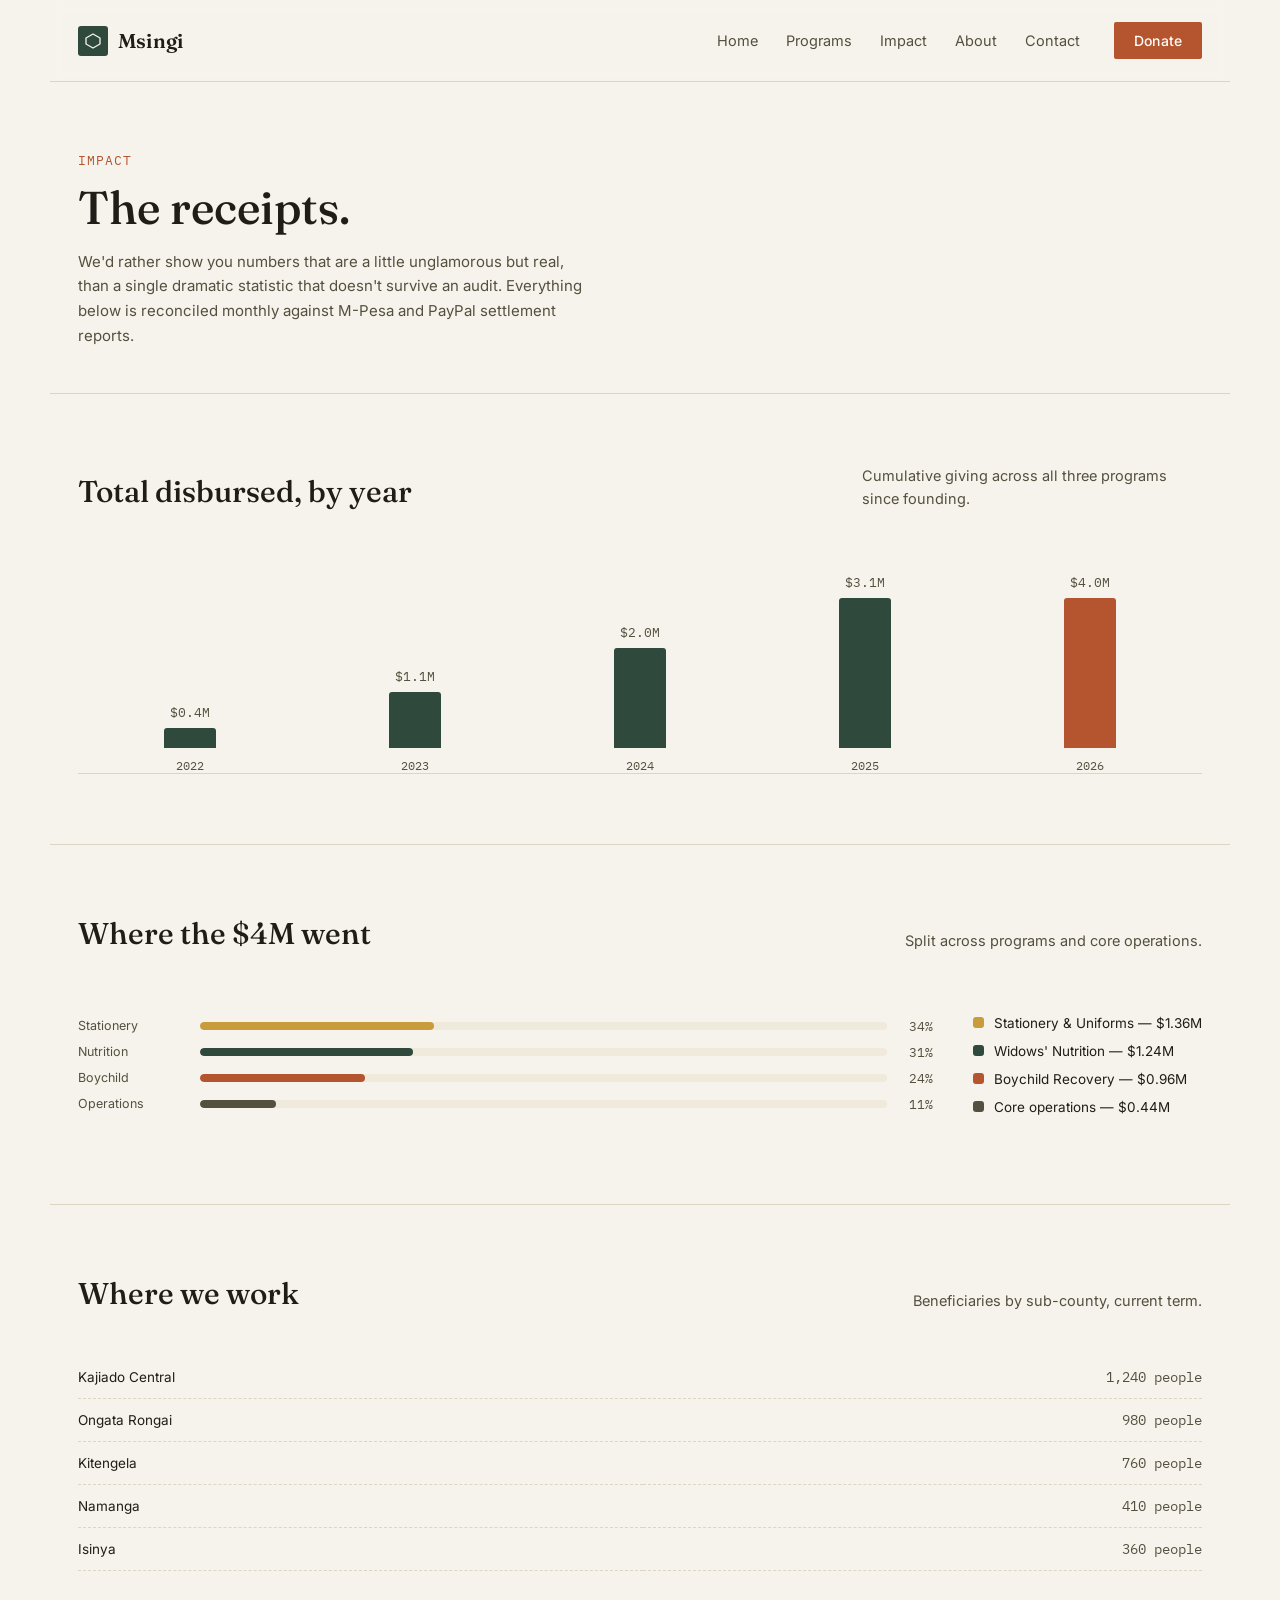
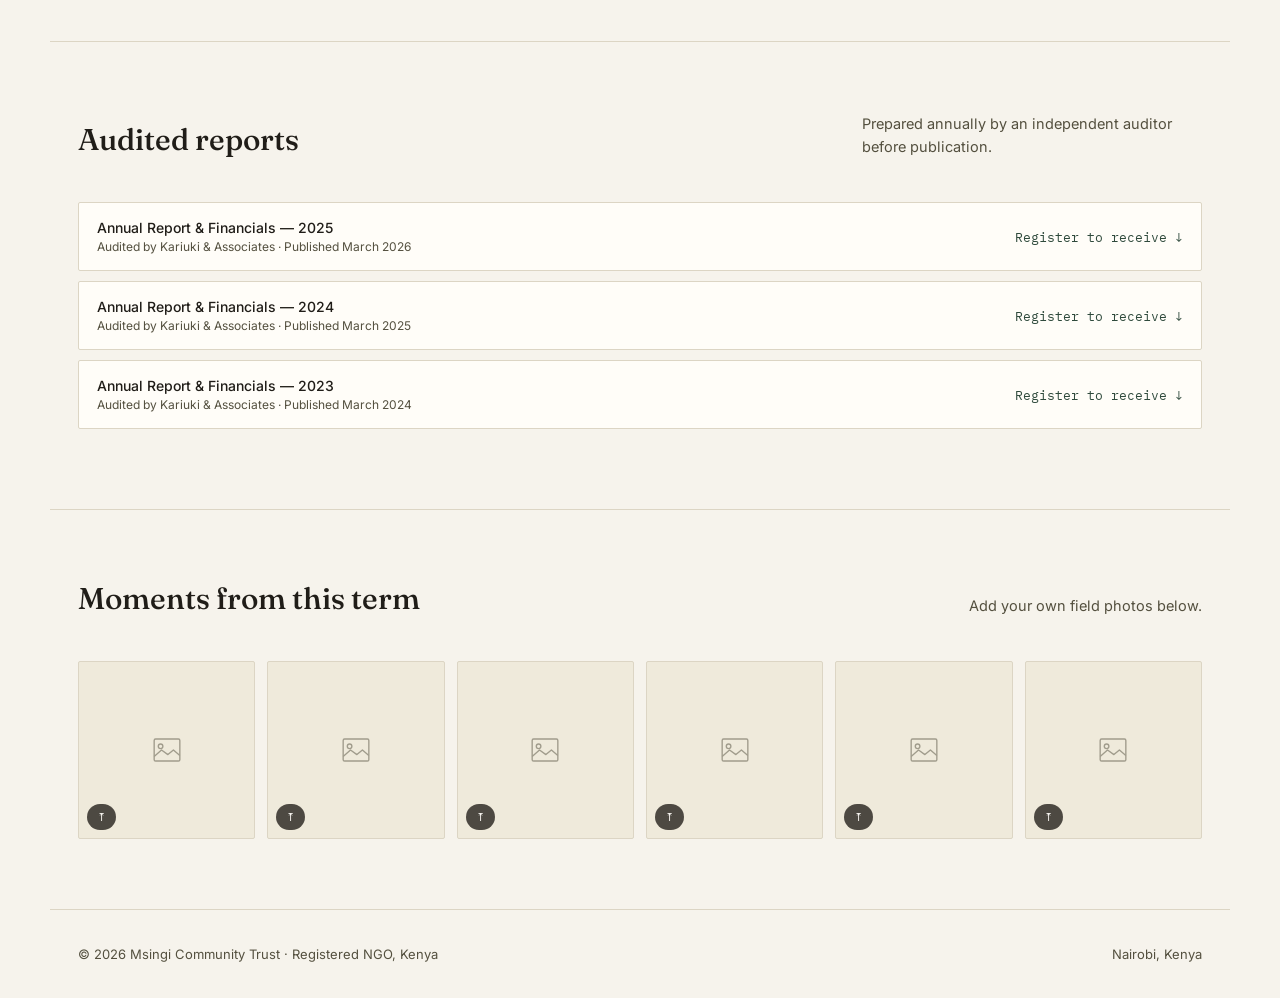
<file: impact.html>
<!DOCTYPE html>
<html lang="en">
<head>
<meta charset="UTF-8">
<meta name="viewport" content="width=device-width, initial-scale=1.0">
<title>Impact — Msingi Community Trust</title>
<link rel="preconnect" href="https://fonts.googleapis.com">
<link href="https://fonts.googleapis.com/css2?family=Fraunces:opsz,wght@9..144,300;9..144,450;9..144,600;9..144,700&family=Inter:wght@400;500;600&family=IBM+Plex+Mono:wght@400;500&display=swap" rel="stylesheet">
<link rel="stylesheet" href="assets/styles.css">
</head>
<body>
<div id="app">

  <header>
    <div class="logo" onclick="goHome()">
      <div class="logo-mark">
        <svg viewBox="0 0 16 16" fill="none"><path d="M8 1L1 5v6l7 4 7-4V5L8 1z" stroke="#F6F3EC" stroke-width="1.3" stroke-linejoin="round"/></svg>
      </div>
      <div class="logo-word">Msingi</div>
    </div>
    <nav>
      <div class="navlinks">
        <span onclick="goHome()">Home</span>
        <span onclick="showPage('page-programs')">Programs</span>
        <span onclick="showPage('page-impact')">Impact</span>
        <span onclick="showPage('page-about')">About</span>
        <span onclick="showPage('page-contact')">Contact</span>
      </div>
      <button class="btn-donate-nav" onclick="goDonate()">Donate</button>
      <button class="hamburger" id="hamburgerBtn" onclick="toggleMobileNav()" aria-label="Menu">
        <span></span><span></span><span></span>
      </button>
    </nav>
  </header>

  <div class="mobile-nav" id="mobileNav">
    <span onclick="mobileGo('goHome')">Home</span>
    <span onclick="mobileGo('page-programs')">Programs</span>
    <span onclick="mobileGo('page-impact')">Impact</span>
    <span onclick="mobileGo('page-about')">About</span>
    <span onclick="mobileGo('page-contact')">Contact</span>
    <span class="mn-donate" onclick="mobileGo('goDonate')">Donate now</span>
  </div>

  <div class="page" id="page-impact">

    <section class="subhero">
      <span class="eyebrow">Impact</span>
      <h1>The receipts.</h1>
      <p>We'd rather show you numbers that are a little unglamorous but real, than a single dramatic statistic that doesn't survive an audit. Everything below is reconciled monthly against M-Pesa and PayPal settlement reports.</p>
    </section>

    <section class="section reveal">
      <div class="section-head">
        <h2>Total disbursed, by year</h2>
        <p>Cumulative giving across all three programs since founding.</p>
      </div>
      <div class="bar-chart">
        <div class="bar-col"><div class="bar-value">$0.4M</div><div class="bar-fill" data-height="10%"></div><div class="bar-year">2022</div></div>
        <div class="bar-col"><div class="bar-value">$1.1M</div><div class="bar-fill" data-height="28%"></div><div class="bar-year">2023</div></div>
        <div class="bar-col"><div class="bar-value">$2.0M</div><div class="bar-fill" data-height="50%"></div><div class="bar-year">2024</div></div>
        <div class="bar-col"><div class="bar-value">$3.1M</div><div class="bar-fill" data-height="78%"></div><div class="bar-year">2025</div></div>
        <div class="bar-col"><div class="bar-value">$4.0M</div><div class="bar-fill" style="background:var(--rust);" data-height="100%"></div><div class="bar-year">2026</div></div>
      </div>
    </section>

    <section class="section reveal">
      <div class="section-head">
        <h2>Where the $4M went</h2>
        <p>Split across programs and core operations.</p>
      </div>
      <div class="split-donut">
        <div style="flex:1; min-width:240px;">
          <div class="breakdown">
            <div class="breakdown-row"><div class="b-label">Stationery</div><div class="breakdown-track"><div class="breakdown-fill" style="background:var(--gold);" data-width="34%"></div></div><div class="b-pct">34%</div></div>
            <div class="breakdown-row"><div class="b-label">Nutrition</div><div class="breakdown-track"><div class="breakdown-fill" style="background:var(--green);" data-width="31%"></div></div><div class="b-pct">31%</div></div>
            <div class="breakdown-row"><div class="b-label">Boychild</div><div class="breakdown-track"><div class="breakdown-fill" style="background:var(--rust);" data-width="24%"></div></div><div class="b-pct">24%</div></div>
            <div class="breakdown-row"><div class="b-label">Operations</div><div class="breakdown-track"><div class="breakdown-fill" style="background:var(--ink-soft);" data-width="11%"></div></div><div class="b-pct">11%</div></div>
          </div>
        </div>
        <div class="donut-legend">
          <div class="leg-row"><span class="sw" style="background:var(--gold);"></span>Stationery &amp; Uniforms — $1.36M</div>
          <div class="leg-row"><span class="sw" style="background:var(--green);"></span>Widows' Nutrition — $1.24M</div>
          <div class="leg-row"><span class="sw" style="background:var(--rust);"></span>Boychild Recovery — $0.96M</div>
          <div class="leg-row"><span class="sw" style="background:var(--ink-soft);"></span>Core operations — $0.44M</div>
        </div>
      </div>
    </section>

    <section class="section reveal">
      <div class="section-head">
        <h2>Where we work</h2>
        <p>Beneficiaries by sub-county, current term.</p>
      </div>
      <table class="loc-table">
        <tr><td>Kajiado Central</td><td class="num">1,240 people</td></tr>
        <tr><td>Ongata Rongai</td><td class="num">980 people</td></tr>
        <tr><td>Kitengela</td><td class="num">760 people</td></tr>
        <tr><td>Namanga</td><td class="num">410 people</td></tr>
        <tr><td>Isinya</td><td class="num">360 people</td></tr>
      </table>
    </section>

    <section class="section reveal">
      <div class="section-head">
        <h2>Audited reports</h2>
        <p>Prepared annually by an independent auditor before publication.</p>
      </div>
      <a class="report-link" href="register.html?report=2025">
        <div class="report-row">
          <div><div class="r-name">Annual Report &amp; Financials — 2025</div><div class="r-meta">Audited by Kariuki &amp; Associates · Published March 2026</div></div>
          <div class="report-dl">Register to receive ↓</div>
        </div>
      </a>
      <a class="report-link" href="register.html?report=2024">
        <div class="report-row">
          <div><div class="r-name">Annual Report &amp; Financials — 2024</div><div class="r-meta">Audited by Kariuki &amp; Associates · Published March 2025</div></div>
          <div class="report-dl">Register to receive ↓</div>
        </div>
      </a>
      <a class="report-link" href="register.html?report=2023">
        <div class="report-row">
          <div><div class="r-name">Annual Report &amp; Financials — 2023</div><div class="r-meta">Audited by Kariuki &amp; Associates · Published March 2024</div></div>
          <div class="report-dl">Register to receive ↓</div>
        </div>
      </a>
    </section>

    <section class="section reveal">
      <div class="section-head">
        <h2>Moments from this term</h2>
        <p>Add your own field photos below.</p>
      </div>
      <div class="photo-grid">
        <div class="photo-cell" id="imedia-0"><div class="placeholder-art" id="iart-0"><svg viewBox="0 0 96 96" fill="none"><rect x="20" y="24" width="56" height="48" rx="3" stroke="#54503f" stroke-width="3"/><circle cx="34" cy="40" r="5" stroke="#54503f" stroke-width="3"/><path d="M20 62l16-14 14 10 12-10 14 12" stroke="#54503f" stroke-width="3" stroke-linejoin="round"/></svg></div><label class="upload-btn" for="ifile-0">⤒</label><input type="file" id="ifile-0" class="file-input" accept="image/*" onchange="handleGridUpload('imedia-0','iart-0',this)"></div>
        <div class="photo-cell" id="imedia-1"><div class="placeholder-art" id="iart-1"><svg viewBox="0 0 96 96" fill="none"><rect x="20" y="24" width="56" height="48" rx="3" stroke="#54503f" stroke-width="3"/><circle cx="34" cy="40" r="5" stroke="#54503f" stroke-width="3"/><path d="M20 62l16-14 14 10 12-10 14 12" stroke="#54503f" stroke-width="3" stroke-linejoin="round"/></svg></div><label class="upload-btn" for="ifile-1">⤒</label><input type="file" id="ifile-1" class="file-input" accept="image/*" onchange="handleGridUpload('imedia-1','iart-1',this)"></div>
        <div class="photo-cell" id="imedia-2"><div class="placeholder-art" id="iart-2"><svg viewBox="0 0 96 96" fill="none"><rect x="20" y="24" width="56" height="48" rx="3" stroke="#54503f" stroke-width="3"/><circle cx="34" cy="40" r="5" stroke="#54503f" stroke-width="3"/><path d="M20 62l16-14 14 10 12-10 14 12" stroke="#54503f" stroke-width="3" stroke-linejoin="round"/></svg></div><label class="upload-btn" for="ifile-2">⤒</label><input type="file" id="ifile-2" class="file-input" accept="image/*" onchange="handleGridUpload('imedia-2','iart-2',this)"></div>
        <div class="photo-cell" id="imedia-3"><div class="placeholder-art" id="iart-3"><svg viewBox="0 0 96 96" fill="none"><rect x="20" y="24" width="56" height="48" rx="3" stroke="#54503f" stroke-width="3"/><circle cx="34" cy="40" r="5" stroke="#54503f" stroke-width="3"/><path d="M20 62l16-14 14 10 12-10 14 12" stroke="#54503f" stroke-width="3" stroke-linejoin="round"/></svg></div><label class="upload-btn" for="ifile-3">⤒</label><input type="file" id="ifile-3" class="file-input" accept="image/*" onchange="handleGridUpload('imedia-3','iart-3',this)"></div>
        <div class="photo-cell" id="imedia-4"><div class="placeholder-art" id="iart-4"><svg viewBox="0 0 96 96" fill="none"><rect x="20" y="24" width="56" height="48" rx="3" stroke="#54503f" stroke-width="3"/><circle cx="34" cy="40" r="5" stroke="#54503f" stroke-width="3"/><path d="M20 62l16-14 14 10 12-10 14 12" stroke="#54503f" stroke-width="3" stroke-linejoin="round"/></svg></div><label class="upload-btn" for="ifile-4">⤒</label><input type="file" id="ifile-4" class="file-input" accept="image/*" onchange="handleGridUpload('imedia-4','iart-4',this)"></div>
        <div class="photo-cell" id="imedia-5"><div class="placeholder-art" id="iart-5"><svg viewBox="0 0 96 96" fill="none"><rect x="20" y="24" width="56" height="48" rx="3" stroke="#54503f" stroke-width="3"/><circle cx="34" cy="40" r="5" stroke="#54503f" stroke-width="3"/><path d="M20 62l16-14 14 10 12-10 14 12" stroke="#54503f" stroke-width="3" stroke-linejoin="round"/></svg></div><label class="upload-btn" for="ifile-5">⤒</label><input type="file" id="ifile-5" class="file-input" accept="image/*" onchange="handleGridUpload('imedia-5','iart-5',this)"></div>
      </div>
    </section>

    <footer>
      <div>© 2026 Msingi Community Trust · Registered NGO, Kenya</div>
      <div>Nairobi, Kenya</div>
    </footer>
  </div>

</div>

<script src="assets/script.js"></script>
</body>
</html>
</file>
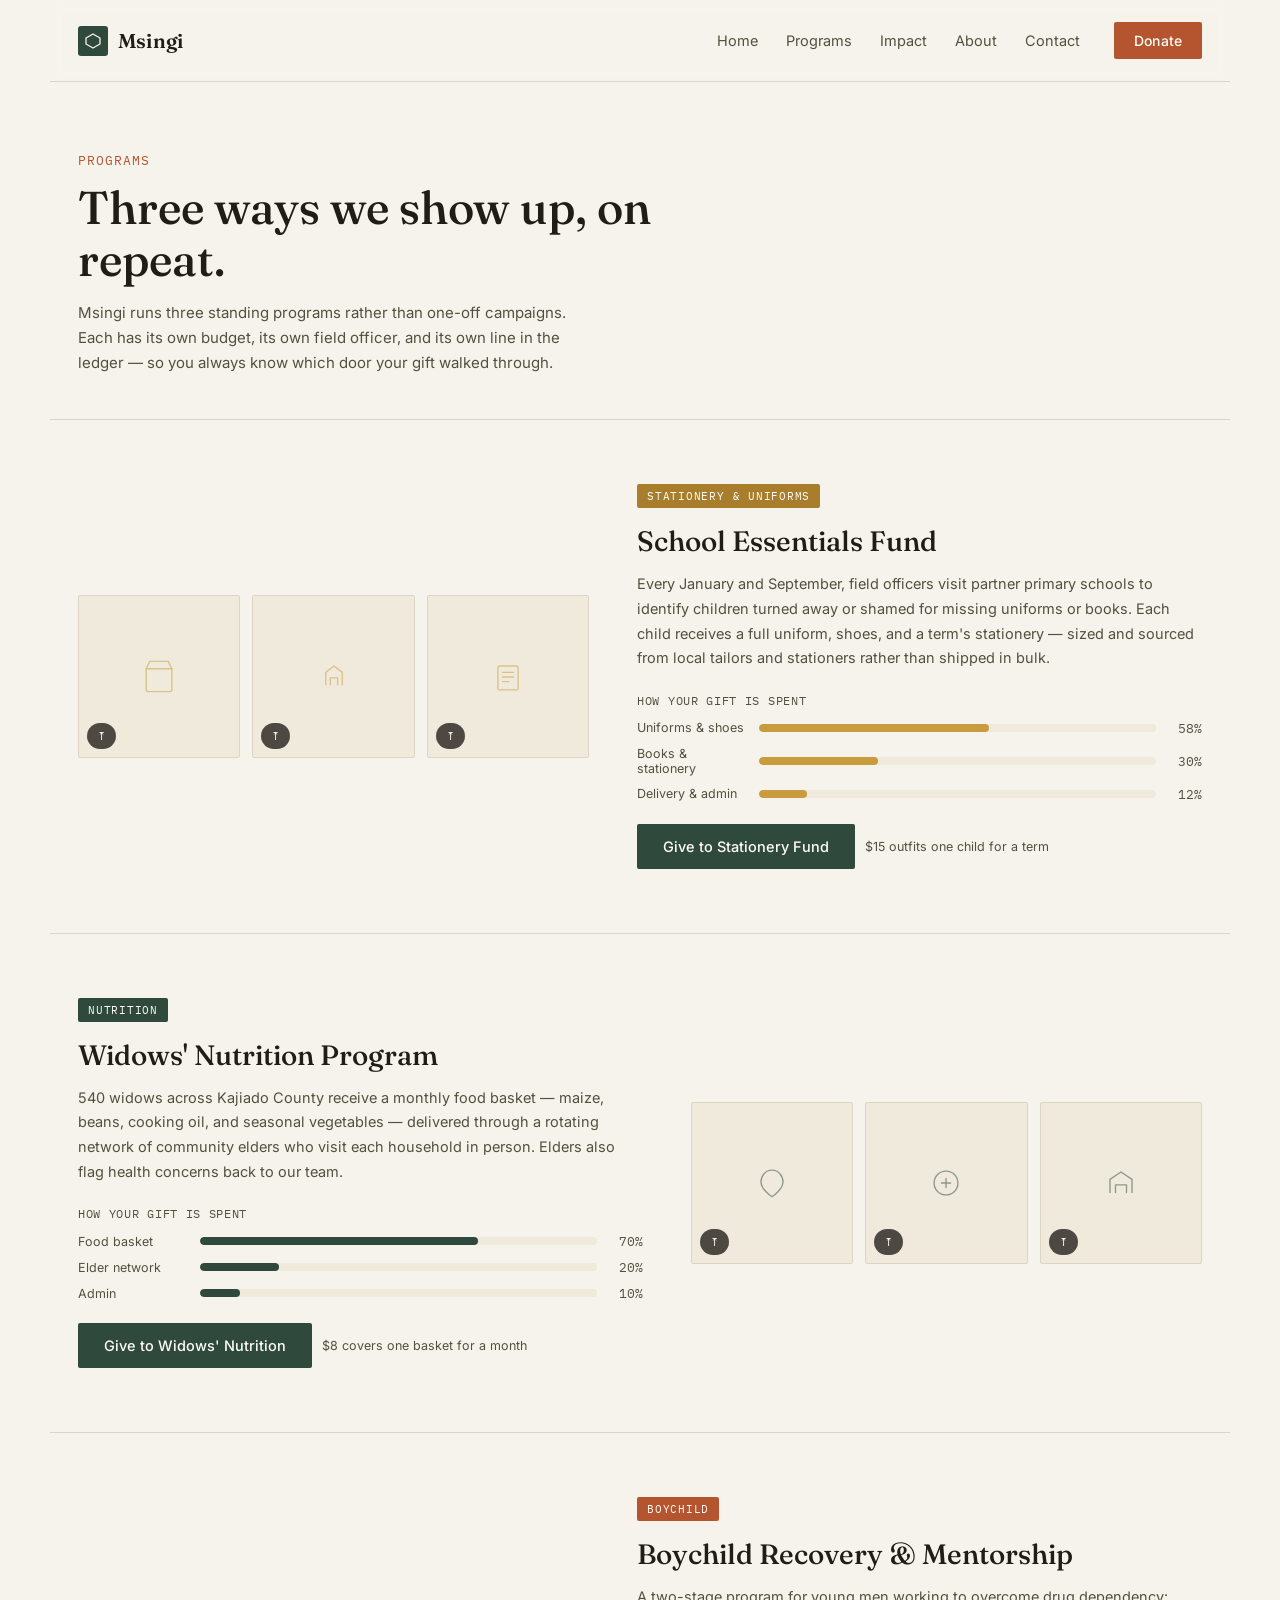
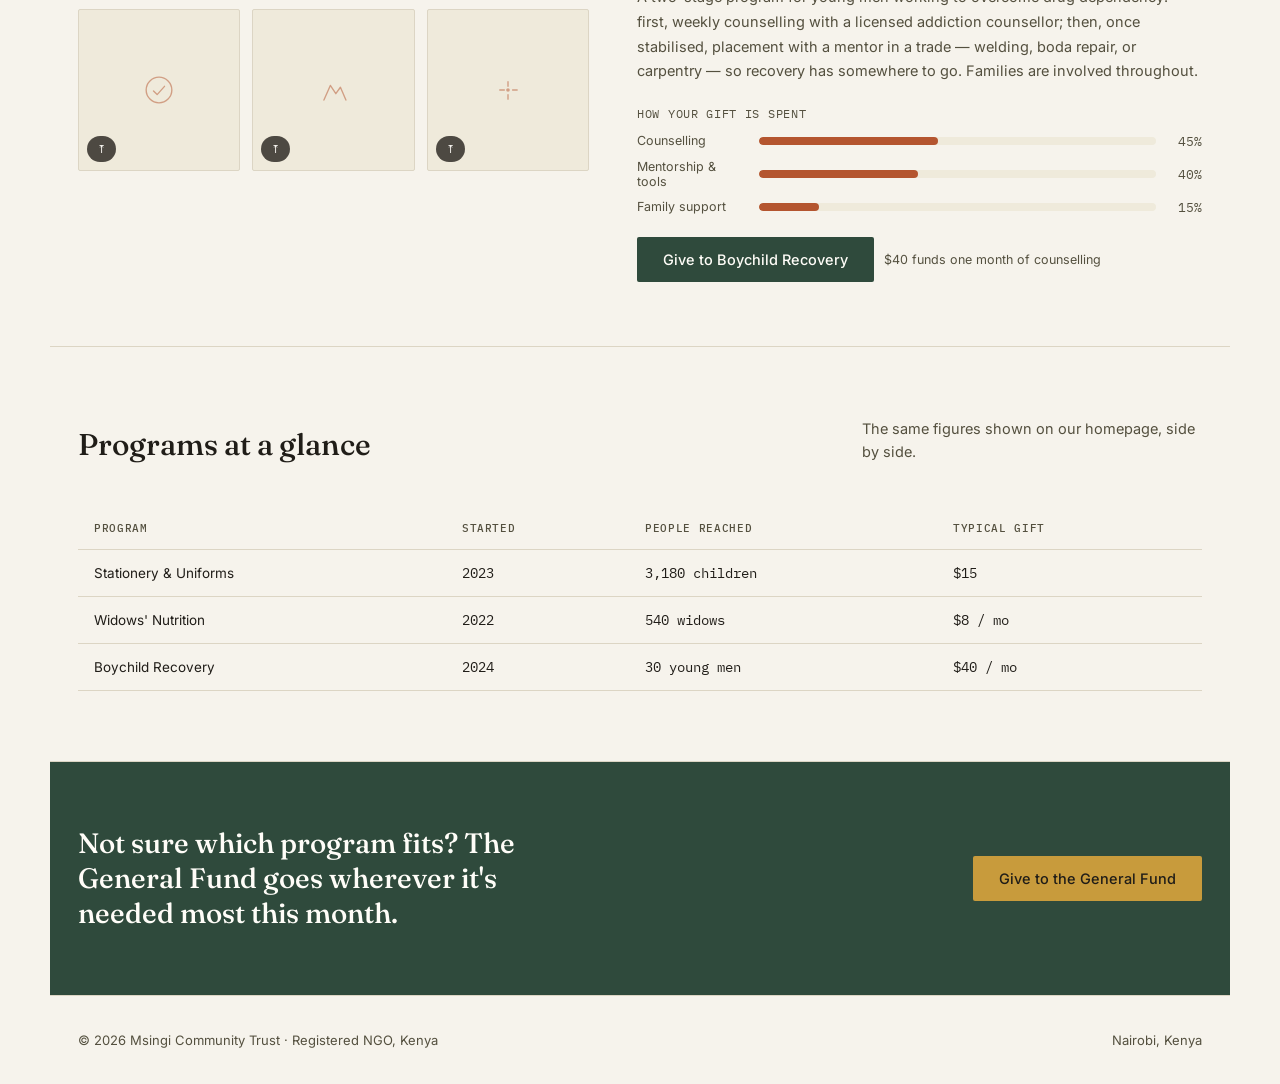
<file: programs.html>
<!DOCTYPE html>
<html lang="en">
<head>
<meta charset="UTF-8">
<meta name="viewport" content="width=device-width, initial-scale=1.0">
<title>Programs — Msingi Community Trust</title>
<link rel="preconnect" href="https://fonts.googleapis.com">
<link href="https://fonts.googleapis.com/css2?family=Fraunces:opsz,wght@9..144,300;9..144,450;9..144,600;9..144,700&family=Inter:wght@400;500;600&family=IBM+Plex+Mono:wght@400;500&display=swap" rel="stylesheet">
<link rel="stylesheet" href="assets/styles.css">
</head>
<body>
<div id="app">

  <header>
    <div class="logo" onclick="goHome()">
      <div class="logo-mark">
        <svg viewBox="0 0 16 16" fill="none"><path d="M8 1L1 5v6l7 4 7-4V5L8 1z" stroke="#F6F3EC" stroke-width="1.3" stroke-linejoin="round"/></svg>
      </div>
      <div class="logo-word">Msingi</div>
    </div>
    <nav>
      <div class="navlinks">
        <span onclick="goHome()">Home</span>
        <span onclick="showPage('page-programs')">Programs</span>
        <span onclick="showPage('page-impact')">Impact</span>
        <span onclick="showPage('page-about')">About</span>
        <span onclick="showPage('page-contact')">Contact</span>
      </div>
      <button class="btn-donate-nav" onclick="goDonate()">Donate</button>
      <button class="hamburger" id="hamburgerBtn" onclick="toggleMobileNav()" aria-label="Menu">
        <span></span><span></span><span></span>
      </button>
    </nav>
  </header>

  <div class="mobile-nav" id="mobileNav">
    <span onclick="mobileGo('goHome')">Home</span>
    <span onclick="mobileGo('page-programs')">Programs</span>
    <span onclick="mobileGo('page-impact')">Impact</span>
    <span onclick="mobileGo('page-about')">About</span>
    <span onclick="mobileGo('page-contact')">Contact</span>
    <span class="mn-donate" onclick="mobileGo('goDonate')">Donate now</span>
  </div>

  <div class="page" id="page-programs">

    <section class="subhero">
      <span class="eyebrow">Programs</span>
      <h1>Three ways we show up, on repeat.</h1>
      <p>Msingi runs three standing programs rather than one-off campaigns. Each has its own budget, its own field officer, and its own line in the ledger — so you always know which door your gift walked through.</p>
    </section>

    <div class="detail-block reveal">
      <div class="detail-media">
        <div class="photo-grid">
          <div class="photo-cell" id="pmedia-0">
            <div class="placeholder-art" id="part-0"><svg viewBox="0 0 96 96" fill="none"><path d="M20 30h56v46a4 4 0 01-4 4H24a4 4 0 01-4-4V30z" stroke="#C89B3C" stroke-width="3"/><path d="M20 30l8-16h40l8 16" stroke="#C89B3C" stroke-width="3" stroke-linejoin="round"/></svg></div>
            <label class="upload-btn" for="pfile-0">⤒</label>
            <input type="file" id="pfile-0" class="file-input" accept="image/*" onchange="handleGridUpload('pmedia-0','part-0',this)">
          </div>
          <div class="photo-cell" id="pmedia-1">
            <div class="placeholder-art" id="part-1"><svg viewBox="0 0 96 96" fill="none"><path d="M30 66V38l18-14 18 14v28" stroke="#C89B3C" stroke-width="3" stroke-linejoin="round"/><path d="M40 66V50h16v16" stroke="#C89B3C" stroke-width="3" stroke-linejoin="round"/></svg></div>
            <label class="upload-btn" for="pfile-1">⤒</label>
            <input type="file" id="pfile-1" class="file-input" accept="image/*" onchange="handleGridUpload('pmedia-1','part-1',this)">
          </div>
          <div class="photo-cell" id="pmedia-2">
            <div class="placeholder-art" id="part-2"><svg viewBox="0 0 96 96" fill="none"><rect x="26" y="24" width="44" height="52" rx="3" stroke="#C89B3C" stroke-width="3"/><path d="M36 38h24M36 48h24M36 58h14" stroke="#C89B3C" stroke-width="3" stroke-linecap="round"/></svg></div>
            <label class="upload-btn" for="pfile-2">⤒</label>
            <input type="file" id="pfile-2" class="file-input" accept="image/*" onchange="handleGridUpload('pmedia-2','part-2',this)">
          </div>
        </div>
      </div>
      <div class="detail-info">
        <div class="tag" style="background:var(--gold-deep);">Stationery &amp; Uniforms</div>
        <h2>School Essentials Fund</h2>
        <p>Every January and September, field officers visit partner primary schools to identify children turned away or shamed for missing uniforms or books. Each child receives a full uniform, shoes, and a term's stationery — sized and sourced from local tailors and stationers rather than shipped in bulk.</p>
        <div class="breakdown">
          <div class="breakdown-title">How your gift is spent</div>
          <div class="breakdown-row"><div class="b-label">Uniforms &amp; shoes</div><div class="breakdown-track"><div class="breakdown-fill" style="background:var(--gold);" data-width="58%"></div></div><div class="b-pct">58%</div></div>
          <div class="breakdown-row"><div class="b-label">Books &amp; stationery</div><div class="breakdown-track"><div class="breakdown-fill" style="background:var(--gold);" data-width="30%"></div></div><div class="b-pct">30%</div></div>
          <div class="breakdown-row"><div class="b-label">Delivery &amp; admin</div><div class="breakdown-track"><div class="breakdown-fill" style="background:var(--gold);" data-width="12%"></div></div><div class="b-pct">12%</div></div>
        </div>
        <div class="detail-cta">
          <button class="btn-primary" onclick="goDonateWithProgram('stationery')">Give to Stationery Fund</button>
          <span style="font-size:12.5px; color:var(--ink-soft);">$15 outfits one child for a term</span>
        </div>
      </div>
    </div>

    <div class="detail-block reverse reveal">
      <div class="detail-media">
        <div class="photo-grid">
          <div class="photo-cell" id="pmedia-3">
            <div class="placeholder-art" id="part-3"><svg viewBox="0 0 96 96" fill="none"><path d="M48 20c-14 0-24 12-24 26 0 16 24 32 24 32s24-16 24-32c0-14-10-26-24-26z" stroke="#2F4A3C" stroke-width="3"/></svg></div>
            <label class="upload-btn" for="pfile-3">⤒</label>
            <input type="file" id="pfile-3" class="file-input" accept="image/*" onchange="handleGridUpload('pmedia-3','part-3',this)">
          </div>
          <div class="photo-cell" id="pmedia-4">
            <div class="placeholder-art" id="part-4"><svg viewBox="0 0 96 96" fill="none"><circle cx="48" cy="48" r="26" stroke="#2F4A3C" stroke-width="3"/><path d="M38 48h20M48 38v20" stroke="#2F4A3C" stroke-width="3" stroke-linecap="round"/></svg></div>
            <label class="upload-btn" for="pfile-4">⤒</label>
            <input type="file" id="pfile-4" class="file-input" accept="image/*" onchange="handleGridUpload('pmedia-4','part-4',this)">
          </div>
          <div class="photo-cell" id="pmedia-5">
            <div class="placeholder-art" id="part-5"><svg viewBox="0 0 96 96" fill="none"><path d="M24 70V40l24-16 24 16v30" stroke="#2F4A3C" stroke-width="3" stroke-linejoin="round"/><path d="M36 70V52h24v18" stroke="#2F4A3C" stroke-width="3" stroke-linejoin="round"/></svg></div>
            <label class="upload-btn" for="pfile-5">⤒</label>
            <input type="file" id="pfile-5" class="file-input" accept="image/*" onchange="handleGridUpload('pmedia-5','part-5',this)">
          </div>
        </div>
      </div>
      <div class="detail-info">
        <div class="tag" style="background:var(--green);">Nutrition</div>
        <h2>Widows' Nutrition Program</h2>
        <p>540 widows across Kajiado County receive a monthly food basket — maize, beans, cooking oil, and seasonal vegetables — delivered through a rotating network of community elders who visit each household in person. Elders also flag health concerns back to our team.</p>
        <div class="breakdown">
          <div class="breakdown-title">How your gift is spent</div>
          <div class="breakdown-row"><div class="b-label">Food basket</div><div class="breakdown-track"><div class="breakdown-fill" style="background:var(--green);" data-width="70%"></div></div><div class="b-pct">70%</div></div>
          <div class="breakdown-row"><div class="b-label">Elder network</div><div class="breakdown-track"><div class="breakdown-fill" style="background:var(--green);" data-width="20%"></div></div><div class="b-pct">20%</div></div>
          <div class="breakdown-row"><div class="b-label">Admin</div><div class="breakdown-track"><div class="breakdown-fill" style="background:var(--green);" data-width="10%"></div></div><div class="b-pct">10%</div></div>
        </div>
        <div class="detail-cta">
          <button class="btn-primary" onclick="goDonateWithProgram('nutrition')">Give to Widows' Nutrition</button>
          <span style="font-size:12.5px; color:var(--ink-soft);">$8 covers one basket for a month</span>
        </div>
      </div>
    </div>

    <div class="detail-block reveal">
      <div class="detail-media">
        <div class="photo-grid">
          <div class="photo-cell" id="pmedia-6">
            <div class="placeholder-art" id="part-6"><svg viewBox="0 0 96 96" fill="none"><circle cx="48" cy="48" r="28" stroke="#B4552F" stroke-width="3"/><path d="M36 50l8 8 16-18" stroke="#B4552F" stroke-width="3" stroke-linecap="round" stroke-linejoin="round"/></svg></div>
            <label class="upload-btn" for="pfile-6">⤒</label>
            <input type="file" id="pfile-6" class="file-input" accept="image/*" onchange="handleGridUpload('pmedia-6','part-6',this)">
          </div>
          <div class="photo-cell" id="pmedia-7">
            <div class="placeholder-art" id="part-7"><svg viewBox="0 0 96 96" fill="none"><path d="M26 70l14-32 12 18 10-14 12 28" stroke="#B4552F" stroke-width="3" stroke-linejoin="round" stroke-linecap="round"/></svg></div>
            <label class="upload-btn" for="pfile-7">⤒</label>
            <input type="file" id="pfile-7" class="file-input" accept="image/*" onchange="handleGridUpload('pmedia-7','part-7',this)">
          </div>
          <div class="photo-cell" id="pmedia-8">
            <div class="placeholder-art" id="part-8"><svg viewBox="0 0 96 96" fill="none"><path d="M30 30l36 36M66 30L30 66" stroke="#B4552F" stroke-width="3" stroke-linecap="round" opacity=".0"/><circle cx="48" cy="48" r="4" fill="#B4552F"/><path d="M48 30v10M48 58v10M30 48h10M58 48h10" stroke="#B4552F" stroke-width="3" stroke-linecap="round"/></svg></div>
            <label class="upload-btn" for="pfile-8">⤒</label>
            <input type="file" id="pfile-8" class="file-input" accept="image/*" onchange="handleGridUpload('pmedia-8','part-8',this)">
          </div>
        </div>
      </div>
      <div class="detail-info">
        <div class="tag" style="background:var(--rust);">Boychild</div>
        <h2>Boychild Recovery &amp; Mentorship</h2>
        <p>A two-stage program for young men working to overcome drug dependency: first, weekly counselling with a licensed addiction counsellor; then, once stabilised, placement with a mentor in a trade — welding, boda repair, or carpentry — so recovery has somewhere to go. Families are involved throughout.</p>
        <div class="breakdown">
          <div class="breakdown-title">How your gift is spent</div>
          <div class="breakdown-row"><div class="b-label">Counselling</div><div class="breakdown-track"><div class="breakdown-fill" style="background:var(--rust);" data-width="45%"></div></div><div class="b-pct">45%</div></div>
          <div class="breakdown-row"><div class="b-label">Mentorship &amp; tools</div><div class="breakdown-track"><div class="breakdown-fill" style="background:var(--rust);" data-width="40%"></div></div><div class="b-pct">40%</div></div>
          <div class="breakdown-row"><div class="b-label">Family support</div><div class="breakdown-track"><div class="breakdown-fill" style="background:var(--rust);" data-width="15%"></div></div><div class="b-pct">15%</div></div>
        </div>
        <div class="detail-cta">
          <button class="btn-primary" onclick="goDonateWithProgram('boychild')">Give to Boychild Recovery</button>
          <span style="font-size:12.5px; color:var(--ink-soft);">$40 funds one month of counselling</span>
        </div>
      </div>
    </div>

    <section class="section reveal">
      <div class="section-head">
        <h2>Programs at a glance</h2>
        <p>The same figures shown on our homepage, side by side.</p>
      </div>
      <table class="compare-table">
        <tr><th>Program</th><th>Started</th><th>People reached</th><th>Typical gift</th></tr>
        <tr><td>Stationery &amp; Uniforms</td><td class="num">2023</td><td class="num">3,180 children</td><td class="num">$15</td></tr>
        <tr><td>Widows' Nutrition</td><td class="num">2022</td><td class="num">540 widows</td><td class="num">$8 / mo</td></tr>
        <tr><td>Boychild Recovery</td><td class="num">2024</td><td class="num">30 young men</td><td class="num">$40 / mo</td></tr>
      </table>
    </section>

    <div class="cta-band reveal">
      <h2>Not sure which program fits? The General Fund goes wherever it's needed most this month.</h2>
      <button class="btn-primary" onclick="goDonateWithProgram('general')">Give to the General Fund</button>
    </div>

    <footer>
      <div>© 2026 Msingi Community Trust · Registered NGO, Kenya</div>
      <div>Nairobi, Kenya</div>
    </footer>
  </div>

</div>

<script src="assets/script.js"></script>
</body>
</html>
</file>
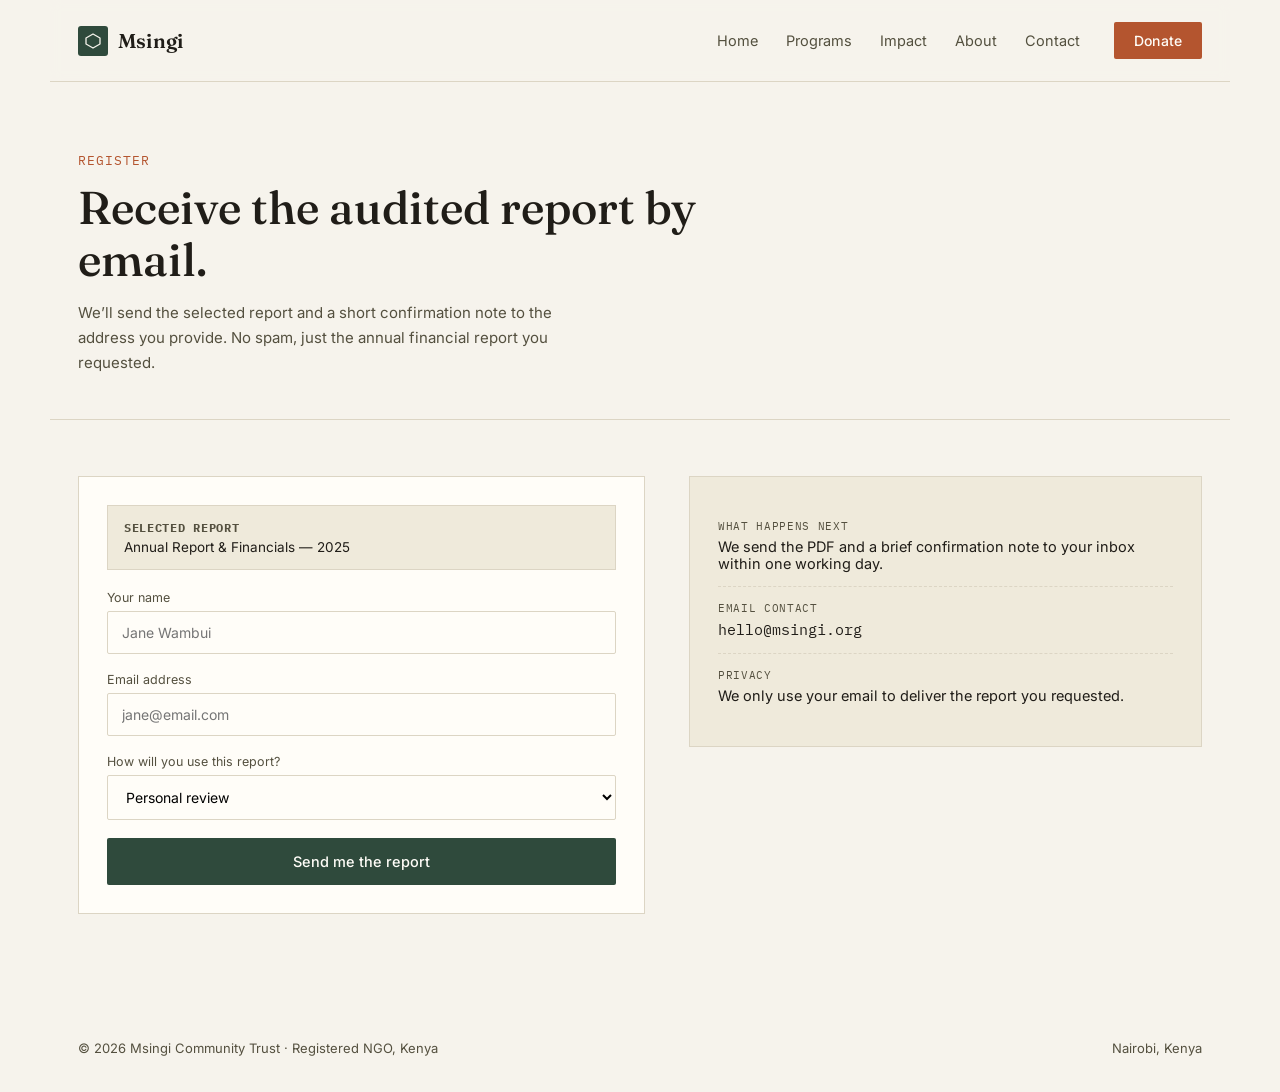
<file: register.html>
<!DOCTYPE html>
<html lang="en">
<head>
<meta charset="UTF-8">
<meta name="viewport" content="width=device-width, initial-scale=1.0">
<title>Register for audited reports — Msingi Community Trust</title>
<link rel="preconnect" href="https://fonts.googleapis.com">
<link href="https://fonts.googleapis.com/css2?family=Fraunces:opsz,wght@9..144,300;9..144,450;9..144,600;9..144,700&family=Inter:wght@400;500;600&family=IBM+Plex+Mono:wght@400;500&display=swap" rel="stylesheet">
<link rel="stylesheet" href="assets/styles.css">
</head>
<body>
<div id="app">
  <header>
    <div class="logo" onclick="goHome()">
      <div class="logo-mark">
        <svg viewBox="0 0 16 16" fill="none"><path d="M8 1L1 5v6l7 4 7-4V5L8 1z" stroke="#F6F3EC" stroke-width="1.3" stroke-linejoin="round"/></svg>
      </div>
      <div class="logo-word">Msingi</div>
    </div>
    <nav>
      <div class="navlinks">
        <span onclick="goHome()">Home</span>
        <span onclick="showPage('page-programs')">Programs</span>
        <span onclick="showPage('page-impact')">Impact</span>
        <span onclick="showPage('page-about')">About</span>
        <span onclick="showPage('page-contact')">Contact</span>
      </div>
      <button class="btn-donate-nav" onclick="goDonate()">Donate</button>
      <button class="hamburger" id="hamburgerBtn" onclick="toggleMobileNav()" aria-label="Menu">
        <span></span><span></span><span></span>
      </button>
    </nav>
  </header>

  <div class="mobile-nav" id="mobileNav">
    <span onclick="mobileGo('goHome')">Home</span>
    <span onclick="mobileGo('page-programs')">Programs</span>
    <span onclick="mobileGo('page-impact')">Impact</span>
    <span onclick="mobileGo('page-about')">About</span>
    <span onclick="mobileGo('page-contact')">Contact</span>
    <span class="mn-donate" onclick="mobileGo('goDonate')">Donate now</span>
  </div>

  <div class="page">
    <section class="subhero">
      <span class="eyebrow">Register</span>
      <h1>Receive the audited report by email.</h1>
      <p>We’ll send the selected report and a short confirmation note to the address you provide. No spam, just the annual financial report you requested.</p>
    </section>

    <div class="register-wrap">
      <div class="register-card">
        <div id="registerForm">
          <div class="register-summary">
            <strong>Selected report</strong>
            <div id="selectedReport">Annual Report &amp; Financials — 2025</div>
          </div>
          <div class="form-field">
            <label>Your name</label>
            <input type="text" id="rName" placeholder="Jane Wambui">
          </div>
          <div class="form-field">
            <label>Email address</label>
            <input type="email" id="rEmail" placeholder="jane@email.com">
          </div>
          <div class="form-field">
            <label>How will you use this report?</label>
            <select id="rUse">
              <option>Personal review</option>
              <option>Donor due diligence</option>
              <option>Board or partner reference</option>
              <option>Other</option>
            </select>
          </div>
          <button class="btn-primary" style="width:100%; padding:15px;" onclick="submitRegister()">Send me the report</button>
        </div>

        <div class="register-success" id="registerSuccess">
          <div class="checkmark">✓</div>
          <div class="stk-title">You’re on the list</div>
          <div class="stk-sub">We’ve queued the report for <span id="rrEmail" class="mono"></span>.</div>
          <button class="btn-ghost" style="margin-top:18px;" onclick="resetRegister()">Register another email</button>
        </div>
      </div>

      <aside class="register-side-card">
        <div class="info-row">
          <div class="i-label">What happens next</div>
          <div class="i-val">We send the PDF and a brief confirmation note to your inbox within one working day.</div>
        </div>
        <div class="info-row">
          <div class="i-label">Email contact</div>
          <div class="i-val mono">hello@msingi.org</div>
        </div>
        <div class="info-row">
          <div class="i-label">Privacy</div>
          <div class="i-val">We only use your email to deliver the report you requested.</div>
        </div>
      </aside>
    </div>

    <footer>
      <div>© 2026 Msingi Community Trust · Registered NGO, Kenya</div>
      <div>Nairobi, Kenya</div>
    </footer>
  </div>
</div>

<script src="assets/script.js"></script>
</body>
</html>
</file>
<file: assets/styles.css>
:root{
    --paper:#F6F3EC;
    --paper-deep:#EFEADB;
    --ink:#201D18;
    --ink-soft:#54503f;
    --green:#2F4A3C;
    --green-deep:#20362b;
    --gold:#C89B3C;
    --gold-deep:#a87e2c;
    --rust:#B4552F;
    --rust-deep:#8f3f22;
    --line:#DCD5C4;
    --white:#FFFDF8;
  }
  *{box-sizing:border-box; margin:0; padding:0;}
  html{scroll-behavior:smooth;}
  body{
    background:var(--paper);
    color:var(--ink);
    font-family:'Inter', sans-serif;
    -webkit-font-smoothing:antialiased;
    overflow-x:hidden;
  }
  a{color:inherit;}
  .mono{font-family:'IBM Plex Mono', monospace;}
  .serif{font-family:'Fraunces', serif;}

  #app{max-width:1180px; margin:0 auto; position:relative;}
  .page{display:block;}
  @keyframes fadein{from{opacity:0; transform:translateY(6px);} to{opacity:1; transform:translateY(0);}}

  /* ---- reveal-on-scroll ---- */
  .reveal{opacity:0; transform:translateY(22px); transition:opacity .7s ease, transform .7s ease;}
  .reveal.in{opacity:1; transform:translateY(0);}
  .reveal.stagger > *{opacity:0; transform:translateY(18px); transition:opacity .6s ease, transform .6s ease;}
  .reveal.stagger.in > *{opacity:1; transform:translateY(0);}
  .reveal.stagger.in > *:nth-child(1){transition-delay:.05s;}
  .reveal.stagger.in > *:nth-child(2){transition-delay:.15s;}
  .reveal.stagger.in > *:nth-child(3){transition-delay:.25s;}
  .reveal.stagger.in > *:nth-child(4){transition-delay:.35s;}

  /* ---- Header ---- */
  header{
    display:flex; align-items:center; justify-content:space-between;
    padding:22px 28px; border-bottom:1px solid var(--line);
    position:sticky; top:0; background:rgba(246,243,236,.92); backdrop-filter:blur(6px); z-index:50;
  }
  .logo{display:flex; align-items:center; gap:10px; cursor:pointer;}
  .logo-mark{
    width:30px; height:30px; border-radius:3px;
    background:var(--green);
    display:flex; align-items:center; justify-content:center;
    transition:transform .3s ease;
  }
  .logo:hover .logo-mark{transform:rotate(8deg);}
  .logo-mark svg{width:16px; height:16px;}
  .logo-word{font-family:'Fraunces', serif; font-weight:600; font-size:20px; letter-spacing:.01em;}
  nav{display:flex; align-items:center; gap:34px;}
  nav .navlinks{display:flex; gap:28px; font-size:14.5px; color:var(--ink-soft);}
  nav .navlinks span{cursor:pointer; transition:color .15s; position:relative;}
  nav .navlinks span:hover{color:var(--ink);}
  nav .navlinks span::after{content:''; position:absolute; left:0; bottom:-4px; width:0; height:1px; background:var(--rust); transition:width .2s;}
  nav .navlinks span:hover::after{width:100%;}
  .btn-donate-nav{
    background:var(--rust); color:var(--white); border:none;
    padding:10px 20px; border-radius:2px; font-size:14px; font-weight:500;
    cursor:pointer; font-family:'Inter',sans-serif; letter-spacing:.01em;
    transition:background .15s, transform .15s; animation:softpulse 3.2s ease-in-out infinite;
  }
  .btn-donate-nav:hover{background:var(--rust-deep); transform:translateY(-1px);}
  @keyframes softpulse{0%,100%{box-shadow:0 0 0 0 rgba(180,85,47,.25);} 50%{box-shadow:0 0 0 6px rgba(180,85,47,0);}}

  /* ---- Mobile hamburger + nav overlay ---- */
  .hamburger{
    display:none; flex-direction:column; gap:4px; background:none; border:none; cursor:pointer;
    padding:8px; margin-left:6px;
  }
  .hamburger span{width:20px; height:2px; background:var(--ink); border-radius:2px; transition:transform .2s, opacity .2s;}
  .hamburger.open span:nth-child(1){transform:translateY(6px) rotate(45deg);}
  .hamburger.open span:nth-child(2){opacity:0;}
  .hamburger.open span:nth-child(3){transform:translateY(-6px) rotate(-45deg);}
  .mobile-nav{
    display:none; position:fixed; top:73px; left:0; right:0; bottom:0; background:var(--paper);
    z-index:49; padding:8px 28px 28px; overflow-y:auto;
    transform:translateY(-8px); opacity:0; pointer-events:none; transition:opacity .2s, transform .2s;
  }
  .mobile-nav.open{opacity:1; transform:translateY(0); pointer-events:auto;}
  .mobile-nav span{
    display:block; padding:18px 4px; font-family:'Fraunces',serif; font-size:22px; font-weight:500;
    border-bottom:1px solid var(--line); cursor:pointer;
  }
  .mobile-nav .mn-donate{
    display:block; margin-top:24px; text-align:center; background:var(--rust); color:var(--white);
    padding:15px; border-radius:2px; font-family:'Inter',sans-serif; font-size:15px; font-weight:500;
    border-bottom:none; cursor:pointer;
  }

  /* ---- Hero ---- */
  .hero{
    padding:88px 28px 64px; display:grid; grid-template-columns:1.15fr .85fr; gap:56px; align-items:end;
    border-bottom:1px solid var(--line);
  }
  .eyebrow{
    font-family:'IBM Plex Mono', monospace; font-size:12.5px; letter-spacing:.08em;
    text-transform:uppercase; color:var(--rust); margin-bottom:18px; display:block;
  }
  .hero h1{
    font-family:'Fraunces', serif; font-weight:500; font-size:clamp(34px,4.6vw,58px);
    line-height:1.08; letter-spacing:-.01em;
  }
  .hero h1 em{font-style:italic; font-weight:300; color:var(--green);}
  .hero-side p{font-size:15.5px; line-height:1.65; color:var(--ink-soft); margin-bottom:22px;}
  .hero-cta{display:flex; gap:12px;}
  .btn-primary{
    background:var(--green); color:var(--white); border:none; padding:14px 26px;
    font-size:14.5px; font-weight:500; cursor:pointer; border-radius:2px; font-family:'Inter',sans-serif;
    transition:background .15s, transform .15s;
  }
  .btn-primary:hover{background:var(--green-deep); transform:translateY(-1px);}
  .btn-ghost{
    background:transparent; color:var(--ink); border:1px solid var(--line); padding:14px 22px;
    font-size:14.5px; cursor:pointer; border-radius:2px; font-family:'Inter',sans-serif; transition:border-color .15s;
  }
  .btn-ghost:hover{border-color:var(--ink);}

  /* ---- Ledger strip ---- */
  .ledger{padding:0 28px; border-bottom:1px solid var(--line); background:var(--paper-deep);}
  .ledger-inner{padding:26px 0; overflow:hidden;}
  .ledger-label{
    font-family:'IBM Plex Mono',monospace; font-size:11.5px; letter-spacing:.08em;
    text-transform:uppercase; color:var(--ink-soft); margin-bottom:14px;
  }
  .ledger-track{display:flex; gap:0; animation:scroll-left 34s linear infinite; width:max-content;}
  .ledger:hover .ledger-track{animation-play-state:paused;}
  @keyframes scroll-left{from{transform:translateX(0);} to{transform:translateX(-50%);}}
  .ledger-entry{
    font-family:'IBM Plex Mono', monospace; font-size:13px; white-space:nowrap;
    padding:0 22px; border-right:1px solid var(--line); color:var(--ink-soft);
    display:flex; align-items:center; gap:8px;
  }
  .ledger-entry .amt{font-weight:500;}
  .ledger-entry .amt.stationery{color:var(--gold-deep);}
  .ledger-entry .amt.nutrition{color:var(--green);}
  .ledger-entry .amt.boychild{color:var(--rust);}
  .ledger-entry .dot{width:5px; height:5px; border-radius:50%; display:inline-block;}
  .dot.stationery{background:var(--gold);}
  .dot.nutrition{background:var(--green);}
  .dot.boychild{background:var(--rust);}

  /* ---- Stats ---- */
  .section{padding:70px 28px; border-bottom:1px solid var(--line);}
  .section-head{display:flex; justify-content:space-between; align-items:flex-end; margin-bottom:44px; gap:20px;}
  .section-head h2{font-family:'Fraunces',serif; font-weight:500; font-size:30px;}
  .section-head p{color:var(--ink-soft); font-size:14.5px; max-width:340px; line-height:1.6;}
  .stats{display:grid; grid-template-columns:repeat(4,1fr); gap:1px; background:var(--line); border:1px solid var(--line);}
  .stat{background:var(--paper); padding:28px 22px; transition:background .2s;}
  .stat:hover{background:var(--white);}
  .stat .n{font-family:'IBM Plex Mono',monospace; font-size:30px; color:var(--green); font-weight:500;}
  .stat .l{font-size:13px; color:var(--ink-soft); margin-top:6px;}
  .stat.tag-boychild .n{color:var(--rust);}
  .stat.tag-stationery .n{color:var(--gold-deep);}

  /* ---- Slider / Gallery ---- */
  .slider{position:relative; border:1px solid var(--line); background:var(--white); overflow:hidden;}
  .slider-track{display:flex; transition:transform .5s cubic-bezier(.65,0,.35,1);}
  .slide{min-width:100%; display:grid; grid-template-columns:1.1fr .9fr;}
  .slide-media{
    position:relative; aspect-ratio:16/11; overflow:hidden; background:var(--paper-deep);
    display:flex; align-items:center; justify-content:center;
  }
  .slide-media img{width:100%; height:100%; object-fit:cover; display:block;}
  .placeholder-art{width:100%; height:100%; display:flex; align-items:center; justify-content:center;}
  .placeholder-art svg{width:96px; height:96px; opacity:.5;}
  .upload-btn{
    position:absolute; bottom:16px; left:16px; background:rgba(32,29,24,.78); color:var(--white);
    font-size:12.5px; padding:9px 14px; border-radius:20px; cursor:pointer; display:inline-flex;
    align-items:center; gap:6px; transition:background .15s; z-index:2;
  }
  .upload-btn:hover{background:rgba(32,29,24,.95);}
  .file-input{display:none;}
  .slide-info{padding:34px; display:flex; flex-direction:column; justify-content:center;}
  .slide-info .tag{
    font-family:'IBM Plex Mono',monospace; font-size:11px; text-transform:uppercase; letter-spacing:.07em;
    padding:5px 10px; border-radius:2px; width:fit-content; margin-bottom:14px; color:var(--white);
  }
  .tag.stationery{background:var(--gold-deep);}
  .tag.nutrition{background:var(--green);}
  .tag.boychild{background:var(--rust);}
  .slide-info h3{font-family:'Fraunces',serif; font-weight:500; font-size:22px; margin-bottom:10px;}
  .slide-info p{font-size:14px; color:var(--ink-soft); line-height:1.65; margin-bottom:16px;}
  .slide-info .quote{font-family:'Fraunces',serif; font-style:italic; font-size:15px; color:var(--ink); border-left:2px solid var(--line); padding-left:14px;}
  .slider-arrow{
    position:absolute; top:50%; transform:translateY(-50%); width:38px; height:38px; border-radius:50%;
    background:var(--white); border:1px solid var(--line); cursor:pointer; font-size:18px; z-index:3;
    display:flex; align-items:center; justify-content:center; transition:all .15s;
  }
  .slider-arrow:hover{background:var(--ink); color:var(--white); border-color:var(--ink);}
  .slider-arrow.prev{left:16px;}
  .slider-arrow.next{right:16px;}
  .slider-dots{position:absolute; bottom:16px; right:20px; display:flex; gap:7px; z-index:3;}
  .slider-dots div{width:7px; height:7px; border-radius:50%; background:rgba(32,29,24,.25); cursor:pointer; transition:all .2s;}
  .slider-dots div.active{background:var(--ink); width:20px; border-radius:4px;}
  @media(max-width:780px){ .slide{grid-template-columns:1fr;} }

  /* ---- Programs ---- */
  .programs{display:grid; grid-template-columns:repeat(3,1fr); gap:24px;}
  .program{border:1px solid var(--line); padding:26px; background:var(--white); transition:transform .2s, box-shadow .2s; position:relative; overflow:hidden;}
  .program:hover{transform:translateY(-4px); box-shadow:0 10px 24px rgba(32,29,24,.06);}
  .program::before{content:''; position:absolute; top:0; left:0; width:100%; height:3px; background:var(--line); transition:background .2s;}
  .program.p-stationery::before{background:var(--gold);}
  .program.p-nutrition::before{background:var(--green);}
  .program.p-boychild::before{background:var(--rust);}
  .program .tag{font-family:'IBM Plex Mono',monospace; font-size:11px; text-transform:uppercase; letter-spacing:.06em;}
  .program.p-stationery .tag{color:var(--gold-deep);}
  .program.p-nutrition .tag{color:var(--green);}
  .program.p-boychild .tag{color:var(--rust);}
  .program h3{font-family:'Fraunces',serif; font-weight:500; font-size:20px; margin:12px 0 10px;}
  .program p{font-size:14px; color:var(--ink-soft); line-height:1.6; margin-bottom:16px;}
  .program .plink{font-size:13px; font-weight:500; cursor:pointer; display:inline-flex; align-items:center; gap:5px;}
  .program .plink:hover{text-decoration:underline;}

  /* ---- CTA band ---- */
  .cta-band{
    padding:64px 28px; background:var(--green); color:var(--white);
    display:flex; justify-content:space-between; align-items:center; gap:24px;
    border-bottom:1px solid var(--line); position:relative; overflow:hidden;
  }
  .cta-band h2{font-family:'Fraunces',serif; font-weight:500; font-size:28px; max-width:480px; line-height:1.25;}
  .cta-band .btn-primary{background:var(--gold); color:var(--ink);}
  .cta-band .btn-primary:hover{background:var(--gold-deep); color:var(--white);}

  footer{padding:36px 28px; display:flex; justify-content:space-between; color:var(--ink-soft); font-size:13px;}

  /* ---- DONATE PAGE ---- */
  .donate-wrap{padding:56px 28px 100px; display:grid; grid-template-columns:1fr .9fr; gap:56px;}
  .donate-head h1{font-family:'Fraunces',serif; font-weight:500; font-size:36px; margin-bottom:10px;}
  .donate-head p{color:var(--ink-soft); font-size:14.5px; max-width:420px; line-height:1.6; margin-bottom:32px;}

  .method-label{font-family:'IBM Plex Mono',monospace; font-size:11.5px; letter-spacing:.08em; text-transform:uppercase; color:var(--ink-soft); margin-bottom:12px;}

  .program-chips{display:flex; flex-wrap:wrap; gap:8px; margin-bottom:28px;}
  .chip{
    border:1px solid var(--line); background:var(--white); padding:9px 14px; border-radius:20px;
    font-size:13px; cursor:pointer; display:flex; align-items:center; gap:7px; transition:all .15s;
  }
  .chip .dot{width:7px; height:7px; border-radius:50%;}
  .chip.selected{background:var(--ink); color:var(--white); border-color:var(--ink);}
  .chip:hover{border-color:var(--ink);}

  .amounts{display:grid; grid-template-columns:repeat(4,1fr); gap:10px; margin-bottom:14px;}
  .amt-btn{
    border:1px solid var(--line); background:var(--white); padding:16px 8px; text-align:center;
    cursor:pointer; font-family:'IBM Plex Mono',monospace; font-size:15px; border-radius:2px;
    transition:all .15s;
  }
  .amt-btn:hover{border-color:var(--green);}
  .amt-btn.selected{background:var(--green); color:var(--white); border-color:var(--green);}
  .amt-custom{
    display:flex; align-items:center; border:1px solid var(--line); background:var(--white);
    padding:0 14px; margin-bottom:28px; border-radius:2px;
  }
  .amt-custom span{font-family:'IBM Plex Mono',monospace; color:var(--ink-soft); font-size:14px;}
  .amt-custom input{
    border:none; background:transparent; padding:14px 8px; font-family:'IBM Plex Mono',monospace;
    font-size:14px; width:100%; outline:none;
  }

  .freq-toggle{display:flex; border:1px solid var(--line); border-radius:2px; overflow:hidden; margin-bottom:32px; width:fit-content;}
  .freq-toggle div{padding:10px 20px; font-size:13.5px; cursor:pointer; color:var(--ink-soft); transition:all .15s;}
  .freq-toggle div.selected{background:var(--ink); color:var(--white);}

  .methods{display:grid; grid-template-columns:repeat(2,1fr); gap:10px; margin-bottom:28px;}
  .method-btn{
    border:1px solid var(--line); background:var(--white); padding:16px; border-radius:2px;
    cursor:pointer; display:flex; align-items:center; gap:10px; transition:all .15s;
  }
  .method-btn.selected{border-color:var(--green); background:#eef2ee;}
  .method-btn .icon{width:26px; height:26px; border-radius:4px; display:flex; align-items:center; justify-content:center; font-size:11px; font-weight:700; font-family:'IBM Plex Mono',monospace; color:var(--white); flex-shrink:0;}
  .method-btn.mpesa .icon{background:#00A65A;}
  .method-btn.paypal .icon{background:#0F3C93;}
  .method-btn.apple .icon{background:#000;}
  .method-btn.google .icon{background:linear-gradient(135deg,#4285F4 0%,#34A853 35%,#FBBC05 65%,#EA4335 100%);}
  .method-btn .m-name{font-size:14px; font-weight:500;}
  .method-btn .m-sub{font-size:11.5px; color:var(--ink-soft);}

  .panel{border:1px solid var(--line); background:var(--white); padding:26px; min-height:230px; position:relative; overflow:hidden;}
  .field{margin-bottom:16px;}
  .field label{display:block; font-size:12.5px; color:var(--ink-soft); margin-bottom:6px;}
  .field input{
    width:100%; border:1px solid var(--line); padding:12px 14px; font-family:'Inter',sans-serif;
    font-size:14px; border-radius:2px; outline:none; transition:border-color .15s;
  }
  .field input:focus{border-color:var(--green);}

  .summary{border:1px solid var(--line); background:var(--paper-deep); padding:24px; height:fit-content; position:sticky; top:90px;}
  .summary h3{font-family:'Fraunces',serif; font-weight:500; font-size:18px; margin-bottom:18px;}
  .summary-row{display:flex; justify-content:space-between; font-size:13.5px; padding:10px 0; border-bottom:1px dashed var(--line); color:var(--ink-soft);}
  .summary-row.total{color:var(--ink); font-weight:600; border-bottom:none; padding-top:14px; font-size:15px;}
  .summary-row .v{font-family:'IBM Plex Mono',monospace;}

  .btn-give{
    width:100%; background:var(--rust); color:var(--white); border:none; padding:15px;
    font-size:15px; font-weight:500; cursor:pointer; border-radius:2px; margin-top:18px;
    font-family:'Inter',sans-serif; transition:background .15s;
  }
  .btn-give:hover{background:var(--rust-deep);}

  .stk-state{display:none; text-align:center; padding:20px 6px;}
  .stk-state.active{display:block; animation:fadein .3s ease;}
  .phone-frame{
    width:150px; height:150px; margin:0 auto 18px; border:2px solid var(--ink); border-radius:16px;
    display:flex; align-items:center; justify-content:center; position:relative; background:var(--paper);
  }
  .pulse-ring{position:absolute; width:60px; height:60px; border-radius:50%; border:2px solid var(--green); animation:pulse 1.5s ease-out infinite;}
  @keyframes pulse{0%{transform:scale(.6); opacity:1;} 100%{transform:scale(2.2); opacity:0;}}
  .phone-icon{font-size:26px;}
  .stk-title{font-family:'Fraunces',serif; font-size:18px; margin-bottom:8px;}
  .stk-sub{font-size:13.5px; color:var(--ink-soft); margin-bottom:6px;}
  .stk-pin{display:inline-flex; gap:6px; margin-top:14px;}
  .stk-pin div{width:9px; height:9px; border-radius:50%; background:var(--line); transition:background .2s;}
  .stk-pin div.filled{background:var(--green);}

  .receipt{background:var(--white); border:1px solid var(--line); padding:22px; font-family:'IBM Plex Mono',monospace; font-size:13px; max-width:340px; margin:0 auto; text-align:left; line-height:1.8;}
  .receipt .r-title{color:#00A65A; font-weight:500; margin-bottom:10px; display:flex; align-items:center; gap:6px;}
  .receipt hr{border:none; border-top:1px dashed var(--line); margin:10px 0;}
  .receipt .row{display:flex; justify-content:space-between;}

  .paypal-btn{
    background:#FFC439; border:none; width:100%; padding:14px; border-radius:24px; cursor:pointer;
    font-weight:700; font-size:15px; color:#003087; font-family:'Inter',sans-serif;
    display:flex; align-items:center; justify-content:center; gap:6px; transition:background .15s;
  }
  .paypal-btn:hover{background:#f5ba30;}
  .paypal-note{font-size:12px; color:var(--ink-soft); text-align:center; margin-top:12px;}

  .apple-btn{
    background:#000; border:none; width:100%; padding:14px; border-radius:8px; cursor:pointer;
    font-weight:600; font-size:16px; color:#fff; font-family:'Inter',sans-serif;
    display:flex; align-items:center; justify-content:center; gap:7px; transition:background .15s;
  }
  .apple-btn:hover{background:#1c1c1e;}
  .apple-btn .glyph{font-size:17px; line-height:1;}

  .google-btn{
    background:#fff; border:1px solid #dadce0; width:100%; padding:13px; border-radius:8px; cursor:pointer;
    font-weight:600; font-size:15px; color:#3c4043; font-family:'Inter',sans-serif;
    display:flex; align-items:center; justify-content:center; gap:8px; transition:background .15s, box-shadow .15s;
  }
  .google-btn:hover{background:#f8f9fa; box-shadow:0 1px 3px rgba(0,0,0,.1);}
  .google-btn .g-logo{font-family:'IBM Plex Mono',monospace; font-weight:700; font-size:16px;
    background:linear-gradient(135deg,#4285F4 0%,#34A853 35%,#FBBC05 65%,#EA4335 100%);
    -webkit-background-clip:text; background-clip:text; color:transparent;}

  .success-wrap{text-align:center; padding:10px;}
  .checkmark{width:52px; height:52px; border-radius:50%; background:#00A65A; color:white; display:flex; align-items:center; justify-content:center; margin:0 auto 16px; font-size:24px;}

  .back-link{font-size:13px; color:var(--ink-soft); cursor:pointer; display:inline-flex; align-items:center; gap:6px; margin-bottom:18px;}
  .back-link:hover{color:var(--ink);}

  /* ---- Sub-page hero (Programs / Impact / About / Contact) ---- */
  .subhero{padding:70px 28px 44px; border-bottom:1px solid var(--line);}
  .subhero .eyebrow{margin-bottom:14px;}
  .subhero h1{font-family:'Fraunces',serif; font-weight:500; font-size:clamp(30px,4vw,46px); line-height:1.12; max-width:680px; margin-bottom:16px;}
  .subhero p{font-size:15px; color:var(--ink-soft); max-width:520px; line-height:1.65;}

  /* ---- Program detail blocks ---- */
  .detail-block{display:grid; grid-template-columns:.95fr 1.05fr; gap:48px; padding:64px 28px; border-bottom:1px solid var(--line); align-items:center;}
  .detail-block.reverse{grid-template-columns:1.05fr .95fr;}
  .detail-block.reverse .detail-media{order:2;}
  .detail-block.reverse .detail-info{order:1;}
  .detail-info .tag{font-family:'IBM Plex Mono',monospace; font-size:11px; text-transform:uppercase; letter-spacing:.07em; padding:5px 10px; border-radius:2px; width:fit-content; margin-bottom:16px; color:var(--white);}
  .detail-info h2{font-family:'Fraunces',serif; font-weight:500; font-size:28px; margin-bottom:14px;}
  .detail-info > p{font-size:14.5px; color:var(--ink-soft); line-height:1.7; margin-bottom:22px;}
  .detail-cta{display:flex; gap:10px; align-items:center; margin-top:6px;}

  .breakdown{margin:22px 0;}
  .breakdown-title{font-family:'IBM Plex Mono',monospace; font-size:11.5px; text-transform:uppercase; letter-spacing:.06em; color:var(--ink-soft); margin-bottom:12px;}
  .breakdown-row{display:flex; align-items:center; gap:12px; margin-bottom:10px;}
  .breakdown-row .b-label{font-size:12.5px; color:var(--ink-soft); width:110px; flex-shrink:0;}
  .breakdown-track{flex:1; height:8px; background:var(--paper-deep); border-radius:4px; overflow:hidden;}
  .breakdown-fill{height:100%; width:0; border-radius:4px; transition:width 1s cubic-bezier(.4,0,.2,1);}
  .breakdown-row .b-pct{font-family:'IBM Plex Mono',monospace; font-size:12.5px; width:34px; text-align:right; color:var(--ink-soft);}

  .photo-grid{display:grid; grid-template-columns:repeat(auto-fit,minmax(150px,1fr)); gap:12px;}
  .photo-cell{position:relative; aspect-ratio:1/1; background:var(--paper-deep); border:1px solid var(--line); overflow:hidden; border-radius:2px;}
  .photo-cell img{width:100%; height:100%; object-fit:cover; display:block;}
  .photo-cell .placeholder-art svg{width:44px; height:44px;}
  .photo-cell .upload-btn{font-size:11px; padding:6px 10px; bottom:8px; left:8px;}

  .compare-table{width:100%; border-collapse:collapse; margin-top:20px;}
  .compare-table th, .compare-table td{padding:14px 16px; text-align:left; border-bottom:1px solid var(--line); font-size:13.5px;}
  .compare-table th{font-family:'IBM Plex Mono',monospace; font-size:11px; text-transform:uppercase; letter-spacing:.06em; color:var(--ink-soft); font-weight:500;}
  .compare-table td.num{font-family:'IBM Plex Mono',monospace;}
  .compare-table tr:hover td{background:var(--paper-deep);}

  /* ---- Impact bar chart ---- */
  .bar-chart{display:flex; align-items:flex-end; gap:22px; height:220px; padding:20px 10px 0; border-bottom:1px solid var(--line);}
  .bar-col{flex:1; display:flex; flex-direction:column; align-items:center; justify-content:flex-end; height:100%;}
  .bar-value{font-family:'IBM Plex Mono',monospace; font-size:12.5px; color:var(--ink-soft); margin-bottom:8px;}
  .bar-fill{width:100%; max-width:52px; height:0; background:var(--green); border-radius:3px 3px 0 0; transition:height 1.1s cubic-bezier(.4,0,.2,1);}
  .bar-year{font-family:'IBM Plex Mono',monospace; font-size:12px; color:var(--ink-soft); margin-top:10px;}

  .split-donut{display:flex; align-items:center; gap:40px; flex-wrap:wrap;}
  .donut-legend{display:flex; flex-direction:column; gap:12px;}
  .donut-legend .leg-row{display:flex; align-items:center; gap:10px; font-size:13.5px;}
  .donut-legend .sw{width:11px; height:11px; border-radius:3px; flex-shrink:0;}

  .loc-table{width:100%; border-collapse:collapse;}
  .loc-table td{padding:12px 0; border-bottom:1px dashed var(--line); font-size:13.5px;}
  .loc-table td.num{font-family:'IBM Plex Mono',monospace; text-align:right; color:var(--ink-soft);}

  .report-link{display:block; text-decoration:none; color:inherit;}
  .report-link:hover .report-row{border-color:var(--ink);}
  .report-link:hover .report-dl{text-decoration:underline;}
  .report-row{display:flex; justify-content:space-between; align-items:center; padding:16px 18px; border:1px solid var(--line); background:var(--white); margin-bottom:10px; border-radius:2px; transition:border-color .15s; cursor:pointer;}
  .report-row .r-name{font-size:14px; font-weight:500;}
  .report-row .r-meta{font-size:12px; color:var(--ink-soft); margin-top:3px;}
  .report-dl{font-size:12.5px; font-family:'IBM Plex Mono',monospace; color:var(--green); cursor:pointer;}

  .register-wrap{display:grid; grid-template-columns:1.05fr .95fr; gap:44px; padding:56px 28px 90px; align-items:start;}
  .register-card{border:1px solid var(--line); background:var(--white); padding:28px;}
  .register-card h1{font-family:'Fraunces',serif; font-weight:500; font-size:30px; margin-bottom:10px;}
  .register-card p{font-size:14.5px; color:var(--ink-soft); line-height:1.65; margin-bottom:20px;}
  .register-summary{background:var(--paper-deep); border:1px solid var(--line); padding:14px 16px; margin-bottom:20px; font-size:13.5px;}
  .register-summary strong{display:block; margin-bottom:4px; font-size:11.5px; color:var(--ink-soft); text-transform:uppercase; letter-spacing:.06em; font-family:'IBM Plex Mono',monospace;}
  .register-side-card{border:1px solid var(--line); background:var(--paper-deep); padding:28px; position:sticky; top:90px;}
  .register-side-card .info-row{padding:14px 0; border-bottom:1px dashed var(--line);}
  .register-side-card .info-row:last-child{border-bottom:none;}
  .register-success{display:none; text-align:center; padding:28px 10px 10px;}
  .register-success.active{display:block; animation:fadein .3s ease;}

  /* ---- About ---- */
  .value-grid{display:grid; grid-template-columns:repeat(3,1fr); gap:24px;}
  .value-card{border:1px solid var(--line); padding:26px; background:var(--white);}
  .value-card .v-num{font-family:'IBM Plex Mono',monospace; color:var(--gold-deep); font-size:12px; margin-bottom:12px;}
  .value-card h3{font-family:'Fraunces',serif; font-weight:500; font-size:19px; margin-bottom:10px;}
  .value-card p{font-size:13.5px; color:var(--ink-soft); line-height:1.6;}

  .timeline{position:relative; padding-left:32px; max-width:640px;}
  .timeline::before{content:''; position:absolute; left:5px; top:6px; bottom:6px; width:1px; background:var(--line);}
  .t-item{position:relative; padding-bottom:36px;}
  .t-item:last-child{padding-bottom:0;}
  .t-item::before{content:''; position:absolute; left:-32px; top:4px; width:11px; height:11px; border-radius:50%; background:var(--green); border:2px solid var(--paper);}
  .t-year{font-family:'IBM Plex Mono',monospace; font-size:12.5px; color:var(--rust); margin-bottom:6px;}
  .t-item h4{font-family:'Fraunces',serif; font-weight:500; font-size:17px; margin-bottom:6px;}
  .t-item p{font-size:13.5px; color:var(--ink-soft); line-height:1.6;}

  .team-grid{display:grid; grid-template-columns:repeat(4,1fr); gap:20px;}
  .team-card{text-align:left;}
  .team-photo{aspect-ratio:1/1; background:var(--paper-deep); border:1px solid var(--line); position:relative; overflow:hidden; margin-bottom:12px;}
  .team-photo img{width:100%; height:100%; object-fit:cover;}
  .team-photo .placeholder-art svg{width:38px; height:38px;}
  .team-photo .upload-btn{font-size:10.5px; padding:5px 9px; bottom:7px; left:7px;}
  .team-name{font-family:'Fraunces',serif; font-weight:500; font-size:15.5px;}
  .team-role{font-size:12.5px; color:var(--ink-soft); margin-top:2px;}

  .legal-block{border:1px solid var(--line); background:var(--paper-deep); padding:28px; display:grid; grid-template-columns:repeat(3,1fr); gap:24px;}
  .legal-block .lg-label{font-family:'IBM Plex Mono',monospace; font-size:11px; text-transform:uppercase; letter-spacing:.06em; color:var(--ink-soft); margin-bottom:6px;}
  .legal-block .lg-val{font-size:14px;}

  /* ---- Contact ---- */
  .contact-grid{display:grid; grid-template-columns:1.1fr .9fr; gap:56px; padding:56px 28px 90px;}
  .form-field{margin-bottom:18px;}
  .form-field label{display:block; font-size:12.5px; color:var(--ink-soft); margin-bottom:6px;}
  .form-field input, .form-field select, .form-field textarea{
    width:100%; border:1px solid var(--line); padding:12px 14px; font-family:'Inter',sans-serif;
    font-size:14px; border-radius:2px; outline:none; background:var(--white); transition:border-color .15s;
  }
  .form-field textarea{resize:vertical; min-height:120px;}
  .form-field input:focus, .form-field select:focus, .form-field textarea:focus{border-color:var(--green);}
  .contact-info-card{border:1px solid var(--line); background:var(--paper-deep); padding:28px; height:fit-content;}
  .info-row{padding:16px 0; border-bottom:1px dashed var(--line);}
  .info-row:last-child{border-bottom:none;}
  .info-row .i-label{font-family:'IBM Plex Mono',monospace; font-size:11px; text-transform:uppercase; letter-spacing:.06em; color:var(--ink-soft); margin-bottom:5px;}
  .info-row .i-val{font-size:14.5px;}
  .social-row{display:flex; gap:10px; margin-top:20px;}
  .social-row a{width:36px; height:36px; border:1px solid var(--line); border-radius:50%; display:flex; align-items:center; justify-content:center; font-size:13px; transition:all .15s; text-decoration:none;}
  .social-row a:hover{background:var(--ink); color:var(--white); border-color:var(--ink);}
  .contact-success{display:none; text-align:center; padding:50px 20px;}
  .contact-success.active{display:block; animation:fadein .3s ease;}

  @media(max-width:860px){
    .hero{grid-template-columns:1fr;}
    .stats{grid-template-columns:repeat(2,1fr);}
    .programs{grid-template-columns:1fr;}
    .donate-wrap{grid-template-columns:1fr;}
    nav .navlinks{display:none;}
    .hamburger{display:flex;}
    .mobile-nav{display:block; top:65px;}
    header{padding:18px 20px;}
    .cta-band{flex-direction:column; align-items:flex-start;}
    .amounts{grid-template-columns:repeat(2,1fr);}
    .detail-block, .detail-block.reverse{grid-template-columns:1fr; padding:48px 20px; gap:28px;}
    .detail-block.reverse .detail-media, .detail-block.reverse .detail-info{order:initial;}
    .value-grid{grid-template-columns:1fr;}
    .team-grid{grid-template-columns:repeat(2,1fr);}
    .legal-block{grid-template-columns:1fr;}
    .contact-grid{grid-template-columns:1fr; padding:40px 20px 70px; gap:32px;}
    .register-wrap{grid-template-columns:1fr; padding:40px 20px 70px; gap:32px;}
    .register-side-card{position:static;}
    .split-donut{flex-direction:column; align-items:flex-start;}
    .section, .subhero, .hero, .ledger, .donate-wrap{padding-left:20px; padding-right:20px;}
    .summary{position:static; margin-top:8px;}
    .compare-table{display:block; overflow-x:auto; white-space:nowrap;}
    .bar-chart{gap:10px; padding:16px 4px 0;}
    .bar-value{font-size:11px;}
    .bar-year{font-size:11px;}
    .breakdown-row .b-label{width:82px; font-size:11.5px;}
    .photo-grid{grid-template-columns:repeat(2,1fr);}
  }
  @media(max-width:480px){
    .hero h1{font-size:28px;}
    .team-grid{grid-template-columns:1fr 1fr;}
    .stats{grid-template-columns:1fr 1fr;}
    .amounts{grid-template-columns:1fr 1fr;}
    .program-chips{gap:6px;}
    .chip{padding:8px 11px; font-size:12px;}
    .methods{grid-template-columns:1fr;}
  }
</file>
